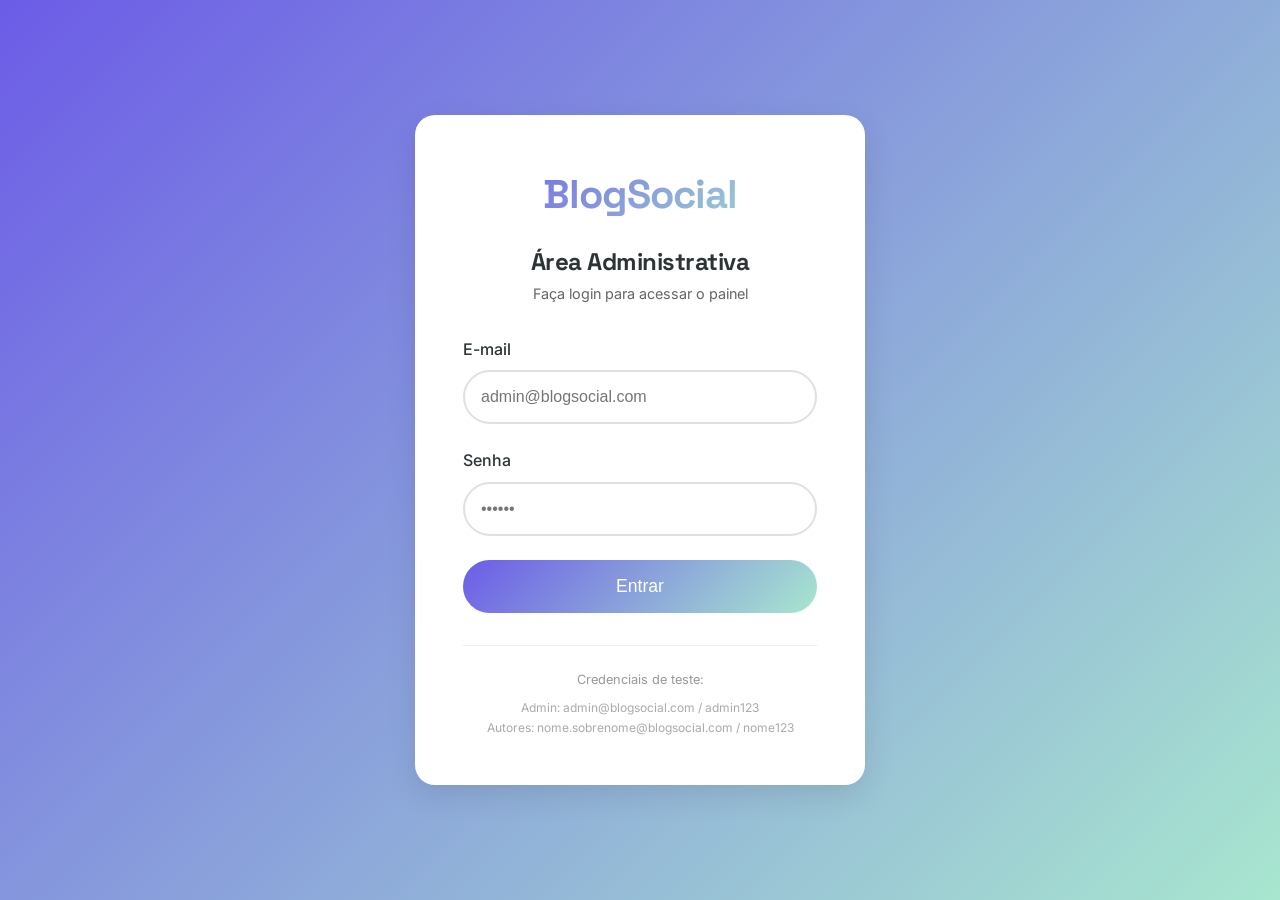
<file: admin.html>
<!DOCTYPE html>
<html lang="pt-BR">
<head>
    <meta charset="UTF-8">
    <meta name="viewport" content="width=device-width, initial-scale=1.0">
    <title>Painel Administrativo - BlogSocial</title>
    <link rel="stylesheet" href="css/style.css">
    <link rel="stylesheet" href="css/admin.css">
</head>
<body>
    <header>
        <nav>
            <a href="index.html" class="logo" style="text-decoration:none;">BlogSocial</a>
            
            <!-- Versão Desktop: aparece em telas maiores -->
            <div class="admin-header-right">
                <div id="usuarioInfo"></div>
                <button class="btn-logout" onclick="AuthManager.logout()">🚪 Sair</button>
            </div>
            
            <!-- Versão Mobile: menu suspenso (aparece em telas menores) -->
            <div class="admin-user-menu" id="adminUserMenu">
                <button class="admin-user-menu-btn" id="adminUserMenuBtn">
                    <img src="https://ui-avatars.com/api/?name=Admin&size=32&background=6C5CE7&color=fff" alt="User" id="adminUserMenuAvatar">
                    <span id="adminUserMenuName">Menu</span>
                    <span class="arrow" id="adminUserMenuArrow">▼</span>
                </button>
                <div class="admin-user-dropdown" id="adminUserDropdown">
                    <div class="dropdown-user-info">
                        <img src="https://ui-avatars.com/api/?name=Admin&size=50&background=6C5CE7&color=fff" alt="User" id="adminDropdownAvatar">
                        <strong id="adminDropdownName">Administrador</strong>
                        <span id="adminDropdownTag">Admin</span>
                    </div>
                    <button class="dropdown-item logout" onclick="AuthManager.logout()">🚪 Sair</button>
                </div>
            </div>
        </nav>
    </header>

    <main>
        <section class="admin-section">
            <div class="container">
                <div class="admin-abas">
                    <button class="admin-aba ativa" data-aba="publicar">📝 Publicar Artigo</button>
                    <button class="admin-aba" data-aba="autores" id="abaAutoresBtn">👥 Gerenciar Autores</button>
                </div>
                
                <div id="mensagemSucesso" class="mensagem-sucesso"></div>
                
                <!-- Aba Publicar -->
                <div class="admin-aba-conteudo" id="aba-publicar">
                    <h1>📝 Publicar Novo Artigo</h1>
                    
                    <form id="formArtigo" class="form-admin">
                        <div class="form-group">
                            <label for="titulo">📌 Título do Artigo *</label>
                            <input type="text" id="titulo" required placeholder="Digite o título">
                        </div>
                        
                        <div class="form-group">
                            <label for="autor">👤 Autor *</label>
                            <input type="text" id="autor" required readonly style="background:#f0f0ff;cursor:default;">
                            <small style="color:#666;">Autor identificado automaticamente pelo login</small>
                        </div>
                        
                        <div class="form-group">
                            <label for="tipoImagem">🖼️ Tipo de Imagem</label>
                            <select id="tipoImagem" onchange="toggleTipoImagem()">
                                <option value="url">🔗 URL da Imagem</option>
                                <option value="arquivo">📁 Upload de Arquivo</option>
                            </select>
                        </div>
                        
                        <div class="form-group" id="grupoImagemUrl">
                            <label for="imagemUrl">🔗 URL da Imagem</label>
                            <input type="url" id="imagemUrl" placeholder="https://exemplo.com/imagem.jpg">
                        </div>
                        
                        <div class="form-group" id="grupoImagemArquivo" style="display:none;">
                            <label for="imagemArquivo">📁 Selecionar Arquivo</label>
                            <input type="file" id="imagemArquivo" accept="image/*">
                        </div>
                        
                        <div id="previewImagem" class="imagem-preview"></div>
                        
                        <div class="form-group">
                            <label for="palavrasChave">🏷️ Palavras-chave *</label>
                            <input type="text" id="palavrasChave" required placeholder="tecnologia, sustentabilidade, inovação">
                        </div>
                        
                        <div class="form-group">
                            <label for="conteudo">📄 Conteúdo * (HTML)</label>
                            <textarea id="conteudo" rows="15" required placeholder="<h2>Título</h2><p>Conteúdo...</p>"></textarea>
                        </div>
                        
                        <button type="submit" class="btn-publicar">📤 Publicar Artigo</button>
                    </form>
                    
                    <div class="admin-lista">
                        <h2>📚 Artigos Publicados</h2>
                        <div id="artigosExistentes"></div>
                    </div>
                </div>
                
                <!-- Aba Gerenciar Autores (MASTER) -->
                <div class="admin-aba-conteudo" id="aba-autores-master" style="display:none;">
                    <h1>👥 Gerenciar Autores</h1>
                    <p style="color:#666;margin-bottom:1.5rem;">Cadastre novos autores e gerencie os existentes no sistema.</p>
                    
                    <form id="formAutor" class="form-admin">
                        <div class="form-group"><label for="autorNome">👤 Nome Completo *</label><input type="text" id="autorNome" required placeholder="Nome do autor"></div>
                        <div class="form-group"><label for="autorEmail">📧 E-mail *</label><input type="email" id="autorEmail" required placeholder="autor@blogsocial.com"></div>
                        <div class="form-group"><label for="autorSenha">🔒 Senha * (mín. 4 caracteres)</label><input type="password" id="autorSenha" required placeholder="Senha" minlength="4"></div>
                        <div class="form-group"><label for="autorEspecialidade">🎯 Especialidade</label><input type="text" id="autorEspecialidade" placeholder="Ex: Tecnologia e Inovação"></div>
                        <div class="form-group"><label for="autorBio">📝 Biografia</label><textarea id="autorBio" rows="4" placeholder="Breve biografia..."></textarea></div>
                        <div class="form-group"><label for="autorFoto">📷 Foto</label><input type="file" id="autorFoto" accept="image/*"></div>
                        <button type="submit" class="btn-publicar">✅ Cadastrar Autor</button>
                    </form>
                    
                    <div class="admin-lista">
                        <h2>👥 Autores Cadastrados</h2>
                        <div id="autoresExistentes"></div>
                    </div>
                </div>
                
                <!-- Aba Minha Conta (AUTOR COMUM) -->
                <div class="admin-aba-conteudo" id="aba-minha-conta" style="display:none;">
                    <h1>👤 Minha Conta</h1>
                    <p style="color:#666;margin-bottom:1.5rem;">Gerencie seus dados pessoais e credenciais de acesso.</p>
                    
                    <form id="formMinhaConta" class="form-admin">
                        <div class="form-group"><label for="minhaContaNome">👤 Nome Completo *</label><input type="text" id="minhaContaNome" required placeholder="Seu nome completo"></div>
                        <div class="form-group"><label for="minhaContaEmail">📧 E-mail *</label><input type="email" id="minhaContaEmail" required placeholder="seu@email.com"></div>
                        <div class="form-group"><label for="minhaContaSenha">🔒 Nova Senha</label><input type="password" id="minhaContaSenha" placeholder="Deixe em branco para manter a atual" minlength="4"><small>Preencha apenas se quiser alterar sua senha</small></div>
                        <div class="form-group"><label for="minhaContaEspecialidade">🎯 Especialidade</label><input type="text" id="minhaContaEspecialidade" placeholder="Sua especialidade"></div>
                        <div class="form-group"><label for="minhaContaBio">📝 Biografia</label><textarea id="minhaContaBio" rows="4" placeholder="Sua biografia..."></textarea></div>
                        <div class="form-group"><label for="minhaContaFoto">📷 Atualizar Foto</label><input type="file" id="minhaContaFoto" accept="image/*"><small>Deixe em branco para manter a foto atual</small></div>
                        <button type="submit" class="btn-publicar">💾 Salvar Alterações</button>
                    </form>
                </div>
            </div>
        </section>
    </main>

    <script src="js/database.js"></script>
    <script src="js/autores.js"></script>
    <script src="js/auth.js"></script>
    <script src="js/admin.js"></script>
</body>
</html>
</file>
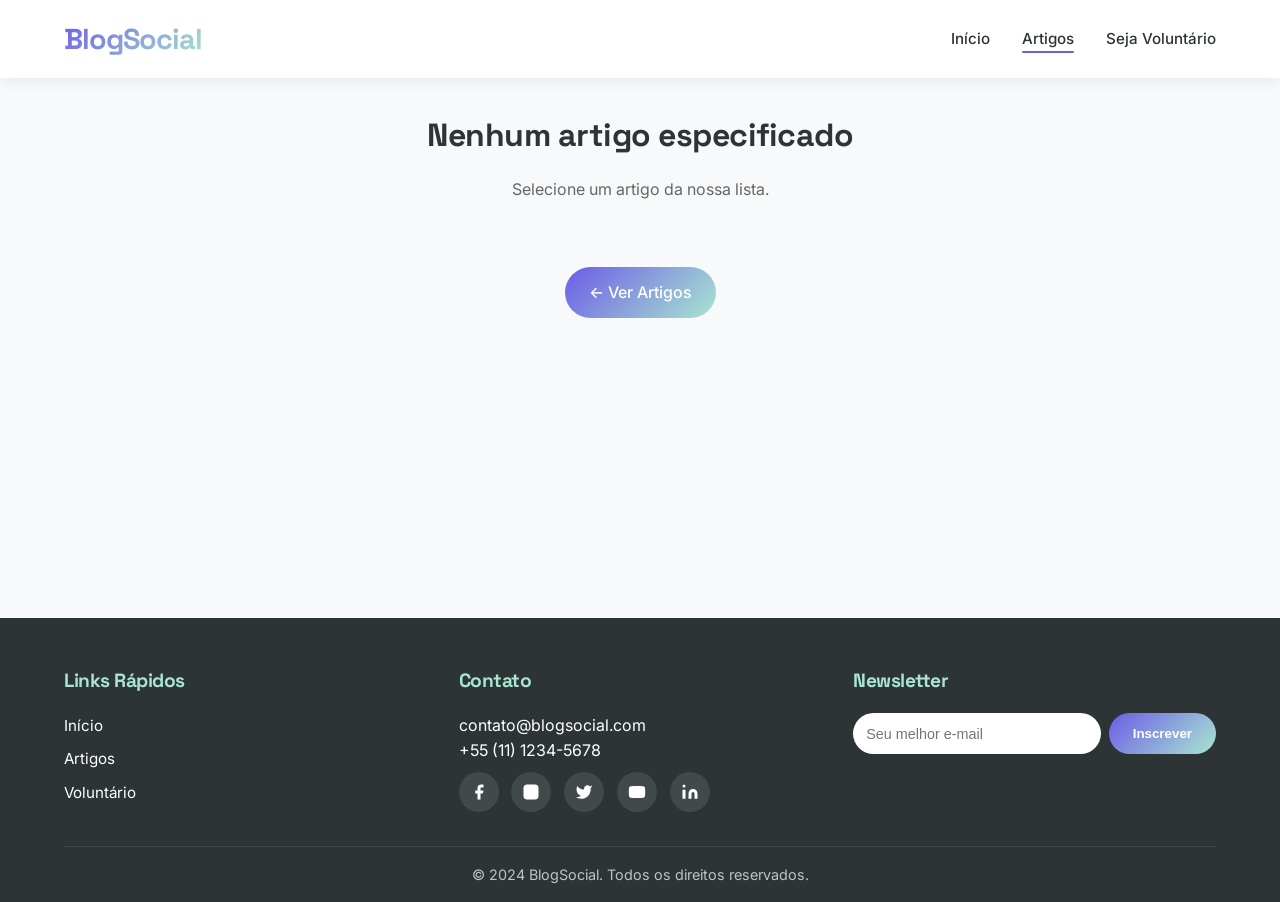
<file: artigo.html>
<!DOCTYPE html>
<html lang="pt-BR">
<head>
    <meta charset="UTF-8">
    <meta name="viewport" content="width=device-width, initial-scale=1.0">
    <title>Blog Social - Artigo</title>
    <link rel="stylesheet" href="css/style.css">
    <link rel="stylesheet" href="css/artigos.css">
</head>
<body>
    <!-- Navegação -->
    <header>
        <nav>
            <a href="index.html" class="logo" style="text-decoration:none;">BlogSocial</a>
            <button class="mobile-menu-btn">☰</button>
            <ul class="nav-links">
                <li><a href="index.html">Início</a></li>
                <li><a href="artigos.html" class="active">Artigos</a></li>
                <li><a href="voluntario.html">Seja Voluntário</a></li>
            </ul>
        </nav>
    </header>

    <main>
        <article class="artigo-individual" id="artigoContainer">
            <!-- Conteúdo carregado via JavaScript -->
        </article>
    </main>

    <!-- Rodapé -->
    <footer>
        <div class="footer-content">
            <div class="footer-section">
                <h3>Links Rápidos</h3>
                <ul class="footer-links">
                    <li><a href="index.html">Início</a></li>
                    <li><a href="artigos.html">Artigos</a></li>
                    <li><a href="voluntario.html">Voluntário</a></li>
                </ul>
            </div>
            <div class="footer-section">
                <h3>Contato</h3>
                <p>contato@blogsocial.com</p>
                <p>+55 (11) 1234-5678</p>
                <div class="footer-redes-sociais">
                    <a href="#" class="footer-rede-link" title="Facebook" aria-label="Facebook">
                        <svg viewBox="0 0 24 24"><path d="M18 2h-3a5 5 0 0 0-5 5v3H7v4h3v8h4v-8h3l1-4h-4V7a1 1 0 0 1 1-1h3z"/></svg>
                    </a>
                    <a href="#" class="footer-rede-link" title="Instagram" aria-label="Instagram">
                        <svg viewBox="0 0 24 24"><rect x="2" y="2" width="20" height="20" rx="5" ry="5"/><circle cx="12" cy="12" r="5"/><circle cx="17.5" cy="6.5" r="1.5"/></svg>
                    </a>
                    <a href="#" class="footer-rede-link" title="Twitter" aria-label="Twitter">
                        <svg viewBox="0 0 24 24"><path d="M23 3a10.9 10.9 0 0 1-3.14 1.53 4.48 4.48 0 0 0-7.86 3v1A10.66 10.66 0 0 1 3 4s-4 9 5 13a11.64 11.64 0 0 1-7 2c9 5 20 0 20-11.5a4.5 4.5 0 0 0-.08-.83A7.72 7.72 0 0 0 23 3z"/></svg>
                    </a>
                    <a href="#" class="footer-rede-link" title="YouTube" aria-label="YouTube">
                        <svg viewBox="0 0 24 24"><path d="M22.54 6.42a2.78 2.78 0 0 0-1.94-2C18.88 4 12 4 12 4s-6.88 0-8.6.46a2.78 2.78 0 0 0-1.94 2A29.94 29.94 0 0 0 1 12a29.94 29.94 0 0 0 .46 5.58 2.78 2.78 0 0 0 1.94 2C5.12 20 12 20 12 20s6.88 0 8.6-.46a2.78 2.78 0 0 0 1.94-2A29.94 29.94 0 0 0 23 12a29.94 29.94 0 0 0-.46-5.58z"/><polygon points="9.75 15.02 15.5 12 9.75 8.98 9.75 15.02"/></svg>
                    </a>
                    <a href="#" class="footer-rede-link" title="LinkedIn" aria-label="LinkedIn">
                        <svg viewBox="0 0 24 24"><path d="M16 8a6 6 0 0 1 6 6v7h-4v-7a2 2 0 0 0-2-2 2 2 0 0 0-2 2v7h-4v-7a6 6 0 0 1 6-6zM2 9h4v12H2zM4 6a2 2 0 1 0 0-4 2 2 0 0 0 0 4z"/></svg>
                    </a>
                </div>
            </div>
            <div class="footer-section">
                <h3>Newsletter</h3>
                <form class="newsletter-form">
                    <input type="email" placeholder="Seu melhor e-mail" required>
                    <button type="submit">Inscrever</button>
                </form>
            </div>
        </div>
        <div class="footer-bottom">
            <p>&copy; 2024 BlogSocial. Todos os direitos reservados.</p>
        </div>
    </footer>

    <!-- Scripts -->
    <script src="js/database.js"></script>
    <script src="js/autores.js"></script>
    <script src="js/main.js"></script>
    <script>
        /**
         * Obtém a biografia de um autor pelo nome
         * Busca primeiro no autoresDB, depois usa fallback
         */
        function getBiografiaAutor(nomeAutor) {
            if (typeof autoresDB !== 'undefined') {
                autoresDB.carregarDados();
                var autor = autoresDB.getAutorPorNome(nomeAutor);
                if (autor) {
                    return {
                        foto: autor.foto,
                        bio: autor.bio,
                        especialidade: autor.especialidade,
                        redes: autor.redes || { twitter: "#", linkedin: "#", site: "#" }
                    };
                }
            }

            return {
                foto: 'https://ui-avatars.com/api/?name=' + encodeURIComponent(nomeAutor) + '&size=150&background=6C5CE7&color=fff&bold=true',
                bio: nomeAutor + ' é colaborador(a) do BlogSocial.',
                especialidade: 'Colaborador BlogSocial',
                redes: { twitter: "#", linkedin: "#", site: "#" }
            };
        }

        // Carregar artigo ao iniciar a página
        document.addEventListener('DOMContentLoaded', function() {
            var urlParams = new URLSearchParams(window.location.search);
            var artigoId = urlParams.get('id');
            var container = document.getElementById('artigoContainer');

            // Validar se há ID na URL
            if (!artigoId) {
                container.innerHTML = '<div class="container artigo-nao-encontrado"><h2>Nenhum artigo especificado</h2><p>Selecione um artigo da nossa lista.</p><a href="artigos.html" class="btn-voltar">← Ver Artigos</a></div>';
                return;
            }

            // Validar se o banco de dados está disponível
            if (typeof artigosDB === 'undefined') {
                container.innerHTML = '<div class="container artigo-nao-encontrado"><h2>Erro ao carregar</h2><p>Banco de dados não encontrado.</p><a href="artigos.html" class="btn-voltar">← Voltar</a></div>';
                return;
            }

            // Buscar artigo
            var artigo = artigosDB.getArtigoPorId(artigoId);

            // Artigo não encontrado
            if (!artigo) {
                container.innerHTML = '<div class="container artigo-nao-encontrado"><h2>Artigo não encontrado</h2><p>O artigo que você procura não existe ou foi removido.</p><a href="artigos.html" class="btn-voltar">← Voltar</a></div>';
                return;
            }

            // Atualizar título da página
            document.title = artigo.titulo + ' - BlogSocial';

            // Formatar data
            var dataFormatada = new Date(artigo.dataPublicacao + 'T12:00:00').toLocaleDateString('pt-BR', {
                year: 'numeric', month: 'long', day: 'numeric'
            });

            // Obter biografia do autor
            var biografia = getBiografiaAutor(artigo.autor);

            // Calcular tempo estimado de leitura
            var textoPuro = artigo.conteudo.replace(/<[^>]*>/g, '');
            var totalPalavras = textoPuro.split(' ').filter(function(p) { return p.length > 1; }).length;
            var tempoLeitura = Math.max(1, Math.ceil(totalPalavras / 200));

            // Renderizar o artigo completo
            container.innerHTML = '<div class="container">' +

                // Cabeçalho do artigo
                '<header class="artigo-cabecalho">' +
                    '<h1>' + artigo.titulo + '</h1>' +
                    '<div class="artigo-detalhes">' +
                        '<span><span class="emoji">👤</span> Por <strong>' + artigo.autor + '</strong></span>' +
                        '<span><span class="emoji">📅</span> ' + dataFormatada + '</span>' +
                    '</div>' +
                    '<div class="palavras-chave">' +
                        artigo.palavrasChave.map(function(k) { return '<span class="keyword-tag">' + k + '</span>'; }).join('') +
                    '</div>' +
                '</header>' +

                // Imagem de destaque
                '<div class="artigo-imagem-destaque">' +
                    '<img src="' + artigo.imagem + '" alt="' + artigo.titulo + '" onerror="this.src=\'https://via.placeholder.com/800x400?text=Imagem+não+disponível\'">' +
                '</div>' +

                // Corpo do artigo
                '<div class="artigo-texto">' +
                    artigo.conteudo +

                    // Seção do autor
                    '<div class="artigo-autor-secao">' +
                        '<div class="autor-card">' +
                            '<div class="autor-foto-wrapper">' +
                                '<img src="' + biografia.foto + '" alt="' + artigo.autor + '" class="autor-foto" onerror="this.src=\'https://ui-avatars.com/api/?name=' + encodeURIComponent(artigo.autor) + '&size=150&background=6C5CE7&color=fff&bold=true\'">' +
                                '<div class="autor-status"></div>' +
                            '</div>' +
                            '<div class="autor-info">' +
                                '<h3 class="autor-nome">' + artigo.autor + '</h3>' +
                                '<span class="autor-especialidade">' + biografia.especialidade + '</span>' +
                                '<p class="autor-bio">' + biografia.bio + '</p>' +
                                '<div class="autor-redes">' +
                                    '<a href="' + biografia.redes.twitter + '" class="autor-rede-link" title="Twitter">𝕏</a>' +
                                    '<a href="' + biografia.redes.linkedin + '" class="autor-rede-link" title="LinkedIn">in</a>' +
                                    '<a href="' + biografia.redes.site + '" class="autor-rede-link" title="Website">🌐</a>' +
                                '</div>' +
                            '</div>' +
                        '</div>' +
                    '</div>' +

                    // Metadados complementares
                    '<div class="artigo-metadados-secundarios">' +
                        '<div class="metadados-linha">' +
                            '<div class="metadado-secundario">' +
                                '<span class="metadado-secundario-icone">📅</span>' +
                                '<div>' +
                                    '<span class="metadado-secundario-label">Publicado em</span>' +
                                    '<span class="metadado-secundario-valor">' + dataFormatada + '</span>' +
                                '</div>' +
                            '</div>' +
                            '<div class="metadado-secundario">' +
                                '<span class="metadado-secundario-icone">🕐</span>' +
                                '<div>' +
                                    '<span class="metadado-secundario-label">Tempo de leitura</span>' +
                                    '<span class="metadado-secundario-valor">' + tempoLeitura + ' min (' + totalPalavras + ' palavras)</span>' +
                                '</div>' +
                            '</div>' +
                        '</div>' +
                        '<div class="palavras-chave metadados-chave">' +
                            '<span class="metadado-secundario-icone">🏷️</span>' +
                            artigo.palavrasChave.map(function(k) { return '<span class="keyword-tag">' + k + '</span>'; }).join('') +
                        '</div>' +
                    '</div>' +
                '</div>' +

                // Botão voltar
                '<a href="artigos.html" class="btn-voltar">← Voltar para Artigos</a>' +
            '</div>';
        });
    </script>
</body>
</html>
</file>
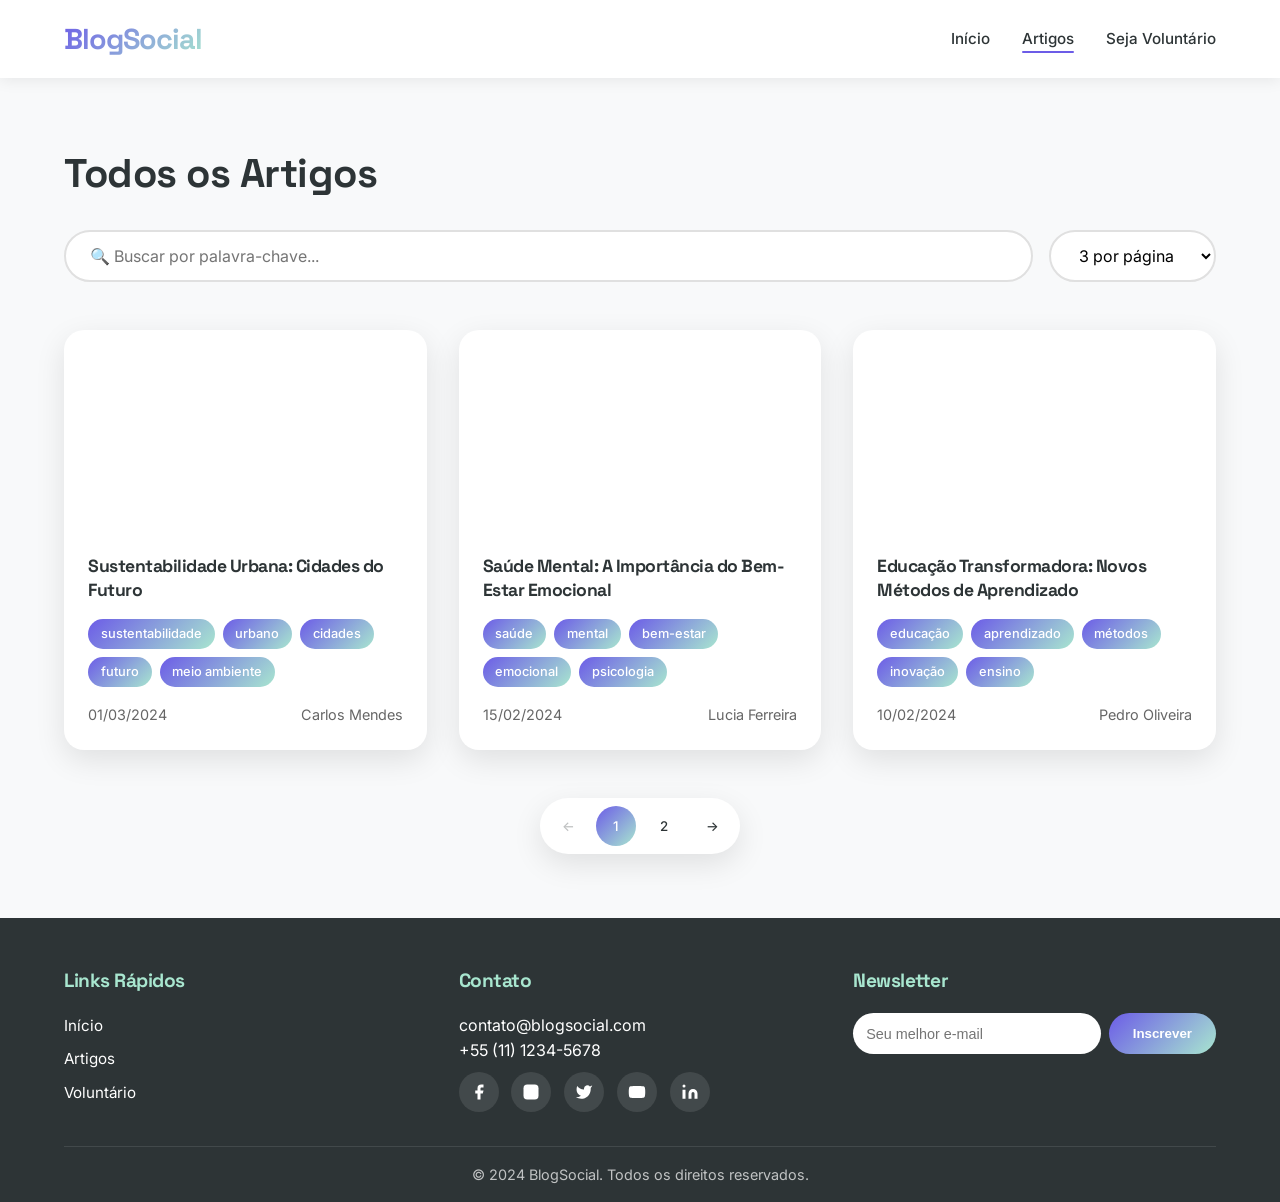
<file: artigos.html>
<!DOCTYPE html>
<html lang="pt-BR">
<head>
    <meta charset="UTF-8">
    <meta name="viewport" content="width=device-width, initial-scale=1.0">
    <title>Blog Social - Artigos</title>
    <link rel="stylesheet" href="css/style.css">
    <link rel="stylesheet" href="css/artigos.css">
</head>
<body>
    <!-- Navegação -->
    <header>
        <nav>
            <a href="index.html" class="logo" style="text-decoration:none;">BlogSocial</a>
            <button class="mobile-menu-btn">☰</button>
            <ul class="nav-links">
                <li><a href="index.html">Início</a></li>
                <li><a href="artigos.html" class="active">Artigos</a></li>
                <li><a href="voluntario.html">Seja Voluntário</a></li>
            </ul>
        </nav>
    </header>

    <main>
        <section class="artigos-page">
            <div class="container">
                <!-- Cabeçalho com busca e filtros -->
                <div class="artigos-header">
                    <h1>Todos os Artigos</h1>
                    <div class="filtros">
                        <input type="text" id="buscaArtigos" placeholder="🔍 Buscar por palavra-chave...">
                        <select id="artigosPorPagina">
                            <option value="3">3 por página</option>
                            <option value="6">6 por página</option>
                            <option value="9">9 por página</option>
                        </select>
                    </div>
                </div>

                <!-- Grid de artigos -->
                <div class="artigos-grid" id="todosArtigos"></div>

                <!-- Paginação -->
                <div class="paginacao" id="paginacao"></div>
            </div>
        </section>
    </main>

    <!-- Rodapé -->
    <footer>
        <div class="footer-content">
            <div class="footer-section">
                <h3>Links Rápidos</h3>
                <ul class="footer-links">
                    <li><a href="index.html">Início</a></li>
                    <li><a href="artigos.html">Artigos</a></li>
                    <li><a href="voluntario.html">Voluntário</a></li>
                </ul>
            </div>
            <div class="footer-section">
                <h3>Contato</h3>
                <p>contato@blogsocial.com</p>
                <p>+55 (11) 1234-5678</p>
                <div class="footer-redes-sociais">
                    <a href="#" class="footer-rede-link" title="Facebook" aria-label="Facebook">
                        <svg viewBox="0 0 24 24"><path d="M18 2h-3a5 5 0 0 0-5 5v3H7v4h3v8h4v-8h3l1-4h-4V7a1 1 0 0 1 1-1h3z"/></svg>
                    </a>
                    <a href="#" class="footer-rede-link" title="Instagram" aria-label="Instagram">
                        <svg viewBox="0 0 24 24"><rect x="2" y="2" width="20" height="20" rx="5" ry="5"/><circle cx="12" cy="12" r="5"/><circle cx="17.5" cy="6.5" r="1.5"/></svg>
                    </a>
                    <a href="#" class="footer-rede-link" title="Twitter" aria-label="Twitter">
                        <svg viewBox="0 0 24 24"><path d="M23 3a10.9 10.9 0 0 1-3.14 1.53 4.48 4.48 0 0 0-7.86 3v1A10.66 10.66 0 0 1 3 4s-4 9 5 13a11.64 11.64 0 0 1-7 2c9 5 20 0 20-11.5a4.5 4.5 0 0 0-.08-.83A7.72 7.72 0 0 0 23 3z"/></svg>
                    </a>
                    <a href="#" class="footer-rede-link" title="YouTube" aria-label="YouTube">
                        <svg viewBox="0 0 24 24"><path d="M22.54 6.42a2.78 2.78 0 0 0-1.94-2C18.88 4 12 4 12 4s-6.88 0-8.6.46a2.78 2.78 0 0 0-1.94 2A29.94 29.94 0 0 0 1 12a29.94 29.94 0 0 0 .46 5.58 2.78 2.78 0 0 0 1.94 2C5.12 20 12 20 12 20s6.88 0 8.6-.46a2.78 2.78 0 0 0 1.94-2A29.94 29.94 0 0 0 23 12a29.94 29.94 0 0 0-.46-5.58z"/><polygon points="9.75 15.02 15.5 12 9.75 8.98 9.75 15.02"/></svg>
                    </a>
                    <a href="#" class="footer-rede-link" title="LinkedIn" aria-label="LinkedIn">
                        <svg viewBox="0 0 24 24"><path d="M16 8a6 6 0 0 1 6 6v7h-4v-7a2 2 0 0 0-2-2 2 2 0 0 0-2 2v7h-4v-7a6 6 0 0 1 6-6zM2 9h4v12H2zM4 6a2 2 0 1 0 0-4 2 2 0 0 0 0 4z"/></svg>
                    </a>
                </div>
            </div>
            <div class="footer-section">
                <h3>Newsletter</h3>
                <form class="newsletter-form">
                    <input type="email" placeholder="Seu melhor e-mail" required>
                    <button type="submit">Inscrever</button>
                </form>
            </div>
        </div>
        <div class="footer-bottom">
            <p>&copy; 2024 BlogSocial. Todos os direitos reservados.</p>
        </div>
    </footer>

    <!-- Scripts -->
    <script src="js/database.js"></script>
    <script src="js/main.js"></script>
    <script>
        /**
         * Gerenciador da listagem de artigos com filtros e paginação
         */
        var ArtigosManager = function() {
            this.artigosPorPagina = 3;
            this.paginaAtual = 1;
            this.artigosFiltrados = [];
            this.init();
        };

        ArtigosManager.prototype.init = function() {
            this.carregarArtigos();
            this.configurarFiltros();
            this.renderizarArtigos();
            console.log('📰 ArtigosManager inicializado');
            artigosDB.mostrarEstado();
        };

        // Carrega os artigos do banco de dados
        ArtigosManager.prototype.carregarArtigos = function() {
            artigosDB.carregarDados();
            this.artigosFiltrados = [].concat(artigosDB.getTodosArtigos());
            console.log('📚 Artigos carregados:', this.artigosFiltrados.length);
        };

        // Configura os filtros de busca e quantidade por página
        ArtigosManager.prototype.configurarFiltros = function() {
            var self = this;
            var buscaInput = document.getElementById('buscaArtigos');
            var selectPagina = document.getElementById('artigosPorPagina');

            if (buscaInput) {
                buscaInput.addEventListener('input', function() {
                    var termo = this.value.toLowerCase();
                    self.carregarArtigos();

                    if (termo) {
                        self.artigosFiltrados = self.artigosFiltrados.filter(function(artigo) {
                            return artigo.titulo.toLowerCase().indexOf(termo) !== -1 ||
                                artigo.palavrasChave.some(function(keyword) {
                                    return keyword.toLowerCase().indexOf(termo) !== -1;
                                });
                        });
                    }

                    self.paginaAtual = 1;
                    self.renderizarArtigos();
                });
            }

            if (selectPagina) {
                selectPagina.addEventListener('change', function() {
                    self.artigosPorPagina = parseInt(this.value);
                    self.paginaAtual = 1;
                    self.renderizarArtigos();
                });
            }
        };

        // Renderiza os cards de artigo na página atual
        ArtigosManager.prototype.renderizarArtigos = function() {
            var container = document.getElementById('todosArtigos');
            if (!container) return;

            var inicio = (this.paginaAtual - 1) * this.artigosPorPagina;
            var fim = inicio + this.artigosPorPagina;
            var artigosPagina = this.artigosFiltrados.slice(inicio, fim);

            if (artigosPagina.length === 0) {
                container.innerHTML = '<p style="text-align:center;padding:2rem;">Nenhum artigo encontrado.</p>';
                document.getElementById('paginacao').innerHTML = '';
                return;
            }

            container.innerHTML = artigosPagina.map(function(artigo) {
                return '<article class="artigo-card" onclick="window.location.href=\'artigo.html?id=' + artigo.id + '\'">' +
                    '<div class="artigo-imagem">' +
                        '<img src="' + artigo.imagem + '" alt="' + artigo.titulo + '" loading="lazy" onerror="this.src=\'https://via.placeholder.com/400x200?text=Sem+imagem\'">' +
                    '</div>' +
                    '<div class="artigo-info">' +
                        '<h3>' + artigo.titulo + '</h3>' +
                        '<div class="palavras-chave">' +
                            artigo.palavrasChave.map(function(k) { return '<span class="keyword-tag">' + k + '</span>'; }).join('') +
                        '</div>' +
                        '<div class="artigo-meta">' +
                            '<span>' + new Date(artigo.dataPublicacao + 'T12:00:00').toLocaleDateString('pt-BR') + '</span>' +
                            '<span>' + artigo.autor + '</span>' +
                        '</div>' +
                    '</div>' +
                '</article>';
            }).join('');

            this.renderizarPaginacao();
        };

        // Renderiza os botões de paginação
        ArtigosManager.prototype.renderizarPaginacao = function() {
            var container = document.getElementById('paginacao');
            var totalPaginas = Math.ceil(this.artigosFiltrados.length / this.artigosPorPagina);

            if (totalPaginas <= 1) {
                container.innerHTML = '';
                return;
            }

            var html = '<div class="paginacao-botoes">';

            // Botão anterior
            html += '<button class="pagina-btn" onclick="artigosManager.irParaPagina(' + (this.paginaAtual - 1) + ')" ' +
                (this.paginaAtual === 1 ? 'disabled' : '') + '>←</button>';

            // Números das páginas
            for (var i = 1; i <= totalPaginas; i++) {
                html += '<button class="pagina-btn ' + (i === this.paginaAtual ? 'active' : '') + '" ' +
                    'onclick="artigosManager.irParaPagina(' + i + ')">' + i + '</button>';
            }

            // Botão próximo
            html += '<button class="pagina-btn" onclick="artigosManager.irParaPagina(' + (this.paginaAtual + 1) + ')" ' +
                (this.paginaAtual === totalPaginas ? 'disabled' : '') + '>→</button>';

            html += '</div>';
            container.innerHTML = html;
        };

        // Navega para uma página específica
        ArtigosManager.prototype.irParaPagina = function(pagina) {
            var totalPaginas = Math.ceil(this.artigosFiltrados.length / this.artigosPorPagina);
            if (pagina < 1 || pagina > totalPaginas) return;

            this.paginaAtual = pagina;
            this.renderizarArtigos();
            window.scrollTo({ top: 0, behavior: 'smooth' });
        };

        // Inicialização
        var artigosManager;
        document.addEventListener('DOMContentLoaded', function() {
            console.log('🔄 Inicializando página de artigos...');
            artigosManager = new ArtigosManager();
        });
    </script>
</body>
</html>
</file>
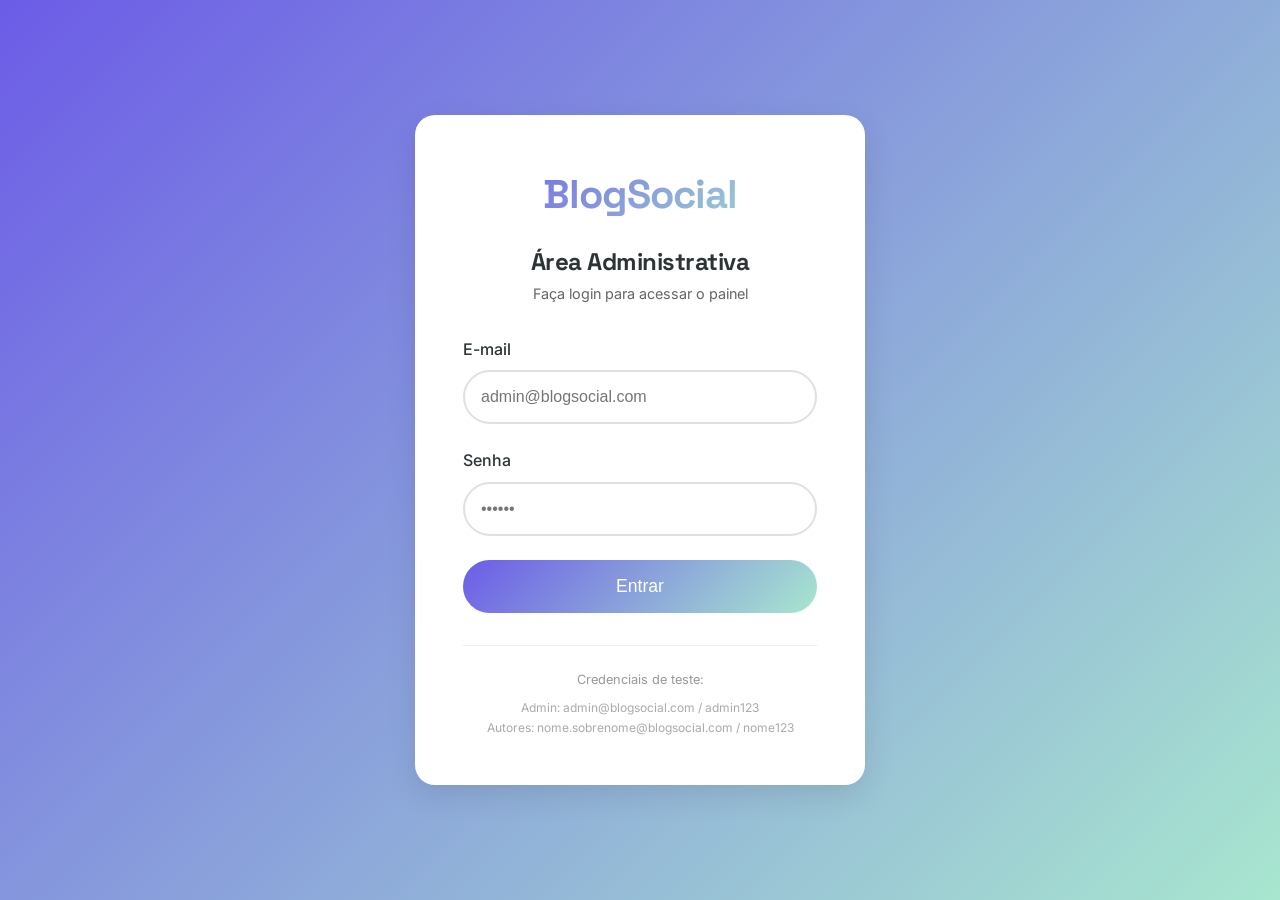
<file: login.html>
<!DOCTYPE html>
<html lang="pt-BR">
<head>
    <meta charset="UTF-8">
    <meta name="viewport" content="width=device-width, initial-scale=1.0">
    <title>Login Administrativo - BlogSocial</title>
    <link rel="stylesheet" href="css/style.css">
    <link rel="stylesheet" href="css/admin.css">
</head>
<body>
    <!-- Container centralizado da tela de login -->
    <div class="login-container">
        <div class="login-card">
            <!-- Cabeçalho com logo -->
            <div class="login-header">
                <div class="logo">BlogSocial</div>
                <h2>Área Administrativa</h2>
                <p style="color:#666;font-size:0.9rem;">Faça login para acessar o painel</p>
            </div>

            <!-- Formulário de login -->
            <form id="loginForm" class="login-form">
                <div class="form-group">
                    <label for="email">E-mail</label>
                    <input type="email" id="email" required placeholder="admin@blogsocial.com" autocomplete="email">
                </div>

                <div class="form-group">
                    <label for="senha">Senha</label>
                    <input type="password" id="senha" required placeholder="••••••" autocomplete="current-password">
                </div>

                <button type="submit" class="btn-login">Entrar</button>

                <!-- Mensagem de erro (oculta por padrão) -->
                <div id="mensagemErro" class="mensagem-erro" style="display:none;"></div>
            </form>

            <!-- Credenciais de teste -->
            <div style="margin-top:2rem;padding-top:1.5rem;border-top:1px solid #eee;text-align:center;">
                <p style="font-size:0.8rem;color:#999;margin-bottom:0.5rem;">Credenciais de teste:</p>
                <p style="font-size:0.75rem;color:#aaa;">Admin: admin@blogsocial.com / admin123</p>
                <p style="font-size:0.75rem;color:#aaa;">Autores: nome.sobrenome@blogsocial.com / nome123</p>
            </div>
        </div>
    </div>

    <!-- Scripts -->
    <script src="js/autores.js"></script>
    <script src="js/auth.js"></script>
</body>
</html>
</file>
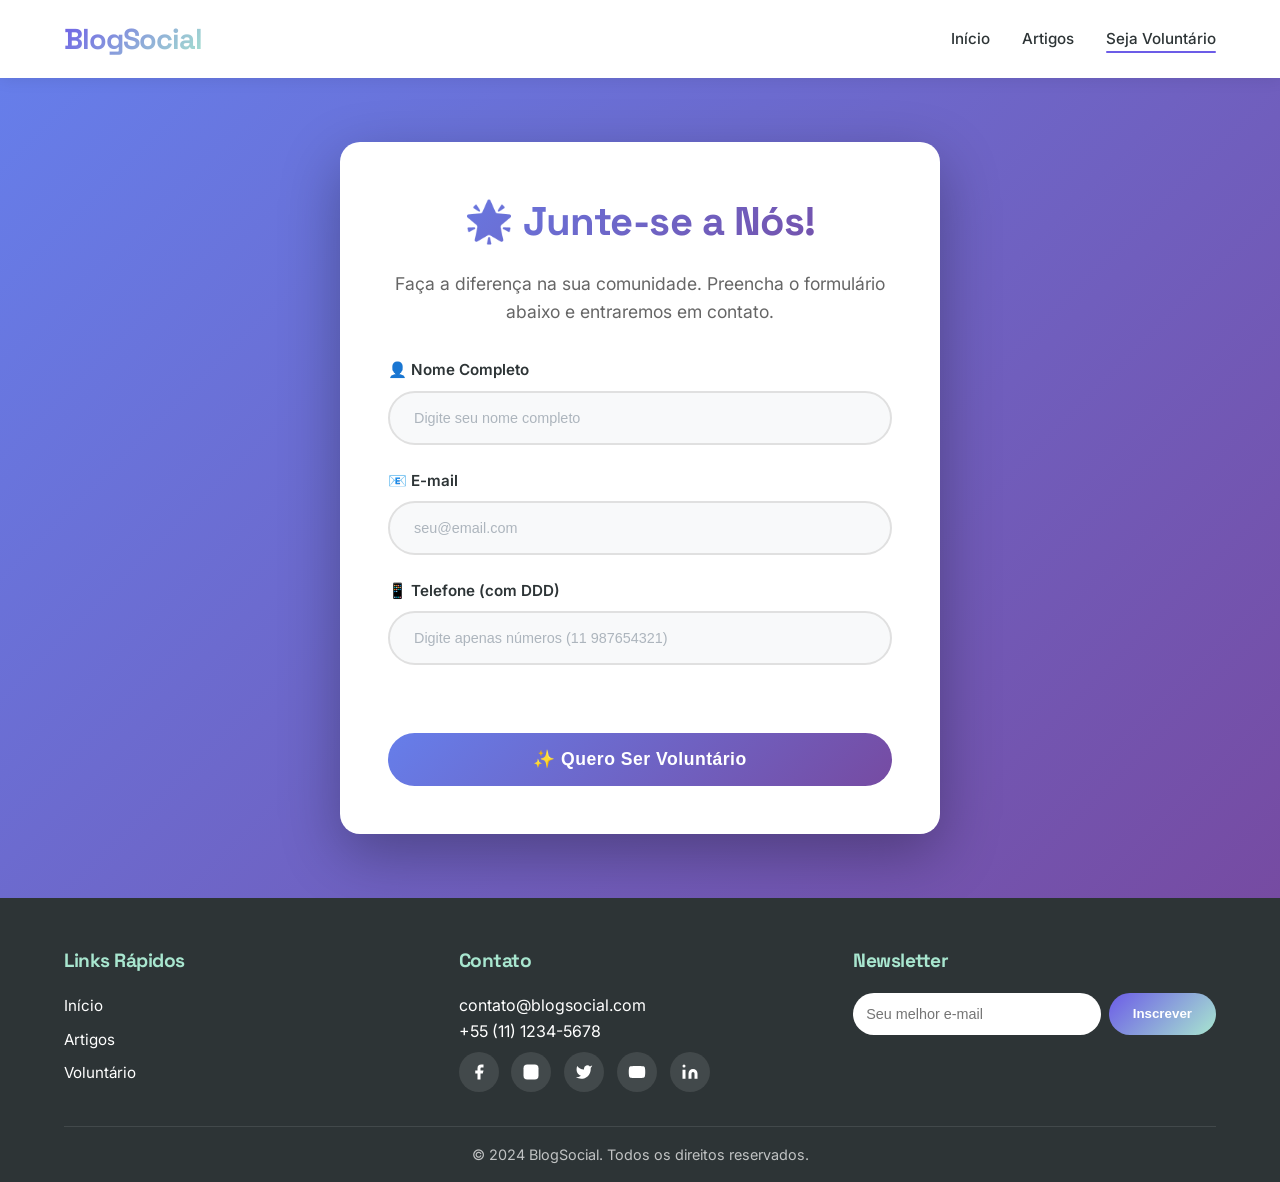
<file: voluntario.html>
<!DOCTYPE html>
<html lang="pt-BR">
<head>
    <meta charset="UTF-8">
    <meta name="viewport" content="width=device-width, initial-scale=1.0">
    <title>Blog Social - Seja Voluntário</title>
    <link rel="stylesheet" href="css/style.css">
    <link rel="stylesheet" href="css/landing.css">
    <link rel="stylesheet" href="css/voluntario.css">
</head>
<body>
    <!-- Navegação -->
    <header>
        <nav>
            <a href="index.html" class="logo" style="text-decoration:none;">BlogSocial</a>
            <button class="mobile-menu-btn">☰</button>
            <ul class="nav-links">
                <li><a href="index.html">Início</a></li>
                <li><a href="artigos.html">Artigos</a></li>
                <li><a href="voluntario.html" class="active">Seja Voluntário</a></li>
            </ul>
        </nav>
    </header>

    <main>
        <!-- Seção do formulário de voluntariado -->
        <section class="voluntario-section">
            <div class="container">
                <div class="voluntario-card">
                    <h1>🌟 Junte-se a Nós!</h1>
                    <p>Faça a diferença na sua comunidade. Preencha o formulário abaixo e entraremos em contato.</p>

                    <form id="formVoluntario" class="form-voluntario" novalidate>
                        <!-- Campo: Nome -->
                        <div class="form-group">
                            <label for="nome">👤 Nome Completo</label>
                            <input type="text" id="nome" name="nome" required
                                   placeholder="Digite seu nome completo"
                                   autocomplete="name" minlength="3">
                        </div>

                        <!-- Campo: E-mail -->
                        <div class="form-group">
                            <label for="email">📧 E-mail</label>
                            <input type="email" id="email" name="email" required
                                   placeholder="seu@email.com"
                                   autocomplete="email">
                        </div>

                        <!-- Campo: Telefone com validação brasileira -->
                        <div class="form-group">
                            <label for="telefone">📱 Telefone (com DDD)</label>
                            <input type="tel" id="telefone" name="telefone" required
                                   placeholder="Digite apenas números (11 987654321)"
                                   autocomplete="tel" inputmode="numeric" maxlength="15">
                            <div class="feedback-telefone" id="feedbackTelefone"></div>
                        </div>

                        <!-- Botão de envio -->
                        <button type="submit" class="btn-voluntario" id="btnSubmit">
                            ✨ Quero Ser Voluntário
                        </button>
                    </form>
                </div>
            </div>
        </section>
    </main>

    <!-- Rodapé -->
    <footer>
        <div class="footer-content">
            <div class="footer-section">
                <h3>Links Rápidos</h3>
                <ul class="footer-links">
                    <li><a href="index.html">Início</a></li>
                    <li><a href="artigos.html">Artigos</a></li>
                    <li><a href="voluntario.html">Voluntário</a></li>
                </ul>
            </div>
            <div class="footer-section">
                <h3>Contato</h3>
                <p>contato@blogsocial.com</p>
                <p>+55 (11) 1234-5678</p>
                <div class="footer-redes-sociais">
                    <a href="#" class="footer-rede-link" title="Facebook" aria-label="Facebook">
                        <svg viewBox="0 0 24 24"><path d="M18 2h-3a5 5 0 0 0-5 5v3H7v4h3v8h4v-8h3l1-4h-4V7a1 1 0 0 1 1-1h3z"/></svg>
                    </a>
                    <a href="#" class="footer-rede-link" title="Instagram" aria-label="Instagram">
                        <svg viewBox="0 0 24 24"><rect x="2" y="2" width="20" height="20" rx="5" ry="5"/><circle cx="12" cy="12" r="5"/><circle cx="17.5" cy="6.5" r="1.5"/></svg>
                    </a>
                    <a href="#" class="footer-rede-link" title="Twitter" aria-label="Twitter">
                        <svg viewBox="0 0 24 24"><path d="M23 3a10.9 10.9 0 0 1-3.14 1.53 4.48 4.48 0 0 0-7.86 3v1A10.66 10.66 0 0 1 3 4s-4 9 5 13a11.64 11.64 0 0 1-7 2c9 5 20 0 20-11.5a4.5 4.5 0 0 0-.08-.83A7.72 7.72 0 0 0 23 3z"/></svg>
                    </a>
                    <a href="#" class="footer-rede-link" title="YouTube" aria-label="YouTube">
                        <svg viewBox="0 0 24 24"><path d="M22.54 6.42a2.78 2.78 0 0 0-1.94-2C18.88 4 12 4 12 4s-6.88 0-8.6.46a2.78 2.78 0 0 0-1.94 2A29.94 29.94 0 0 0 1 12a29.94 29.94 0 0 0 .46 5.58 2.78 2.78 0 0 0 1.94 2C5.12 20 12 20 12 20s6.88 0 8.6-.46a2.78 2.78 0 0 0 1.94-2A29.94 29.94 0 0 0 23 12a29.94 29.94 0 0 0-.46-5.58z"/><polygon points="9.75 15.02 15.5 12 9.75 8.98 9.75 15.02"/></svg>
                    </a>
                    <a href="#" class="footer-rede-link" title="LinkedIn" aria-label="LinkedIn">
                        <svg viewBox="0 0 24 24"><path d="M16 8a6 6 0 0 1 6 6v7h-4v-7a2 2 0 0 0-2-2 2 2 0 0 0-2 2v7h-4v-7a6 6 0 0 1 6-6zM2 9h4v12H2zM4 6a2 2 0 1 0 0-4 2 2 0 0 0 0 4z"/></svg>
                    </a>
                </div>
            </div>
            <div class="footer-section">
                <h3>Newsletter</h3>
                <form class="newsletter-form">
                    <input type="email" placeholder="Seu melhor e-mail" required>
                    <button type="submit">Inscrever</button>
                </form>
            </div>
        </div>
        <div class="footer-bottom">
            <p>&copy; 2024 BlogSocial. Todos os direitos reservados.</p>
        </div>
    </footer>

    <!-- Scripts -->
    <script src="js/database.js"></script>
    <script src="js/main.js"></script>
    <script src="js/voluntario.js"></script>
</body>
</html>
</file>
<file: css/style.css>
/* ==========================================
   ESTILOS GLOBAIS - BlogSocial
   ========================================== */

/* Fontes modernas */
@import url('https://fonts.googleapis.com/css2?family=Inter:wght@300;400;500;600;700;800;900&family=Space+Grotesk:wght@400;500;600;700&display=swap');

/* Variáveis do sistema */
:root {
    --primary-color: #6C5CE7;
    --secondary-color: #A8E6CF;
    --accent-color: #FF6B6B;
    --dark-color: #2D3436;
    --light-color: #F8F9FA;
    --gradient-1: linear-gradient(135deg, #6C5CE7 0%, #A8E6CF 100%);
    --gradient-2: linear-gradient(135deg, #FF6B6B 0%, #FFE66D 100%);
    --shadow: 0 10px 30px rgba(0, 0, 0, 0.1);
    --border-radius: 20px;
    --spacing: 5%;
    --max-width: 1400px;
    --font-primary: 'Inter', -apple-system, BlinkMacSystemFont, 'Segoe UI', sans-serif;
    --font-heading: 'Space Grotesk', 'Inter', -apple-system, BlinkMacSystemFont, sans-serif;
}

/* Reset básico */
* {
    margin: 0;
    padding: 0;
    box-sizing: border-box;
}

body {
    font-family: var(--font-primary);
    line-height: 1.6;
    color: var(--dark-color);
    background-color: var(--light-color);
    overflow-x: hidden;
    -webkit-font-smoothing: antialiased;
    -moz-osx-font-smoothing: grayscale;
}

/* Tipografia para títulos */
h1, h2, h3, h4, h5, h6 {
    font-family: var(--font-heading);
    font-weight: 700;
    letter-spacing: -0.5px;
}

/* ==========================================
   HEADER E NAVEGAÇÃO
   ========================================== */

header {
    position: sticky;
    top: 0;
    z-index: 1000;
    background: white;
    box-shadow: 0 2px 15px rgba(0, 0, 0, 0.08);
}

nav {
    display: flex;
    justify-content: space-between;
    align-items: center;
    padding: 1rem var(--spacing);
    max-width: var(--max-width);
    margin: 0 auto;
}

.logo {
    font-size: 1.8rem;
    font-weight: 800;
    font-family: var(--font-heading);
    background: var(--gradient-1);
    -webkit-background-clip: text;
    -webkit-text-fill-color: transparent;
    background-clip: text;
    letter-spacing: -1px;
    cursor: pointer;
    text-decoration: none;
    transition: opacity 0.3s;
}

.logo:hover {
    opacity: 0.8;
}

.nav-links {
    display: flex;
    list-style: none;
    gap: 2rem;
}

.nav-links a {
    text-decoration: none;
    color: var(--dark-color);
    font-weight: 500;
    font-family: var(--font-primary);
    transition: color 0.3s;
    position: relative;
    font-size: 0.95rem;
}

/* Sublinhado animado nos links */
.nav-links a::after {
    content: '';
    position: absolute;
    bottom: -5px;
    left: 0;
    width: 0;
    height: 2px;
    background: var(--primary-color);
    transition: width 0.3s;
    border-radius: 2px;
}

.nav-links a:hover::after,
.nav-links a.active::after {
    width: 100%;
}

/* Container padrão */
.container {
    max-width: var(--max-width);
    margin: 0 auto;
    padding: 0 var(--spacing);
}

section {
    padding: 4rem 0;
}

/* ==========================================
   FOOTER
   ========================================== */

footer {
    background: var(--dark-color);
    color: white;
    padding: 3rem var(--spacing) 1rem;
}

.footer-content {
    display: grid;
    grid-template-columns: repeat(auto-fit, minmax(250px, 1fr));
    gap: 2rem;
    max-width: var(--max-width);
    margin: 0 auto;
}

.footer-section h3 {
    margin-bottom: 1rem;
    color: var(--secondary-color);
    font-family: var(--font-heading);
    font-size: 1.2rem;
}

.footer-links {
    list-style: none;
}

.footer-links li {
    margin-bottom: 0.5rem;
}

.footer-links a {
    color: white;
    text-decoration: none;
    transition: color 0.3s;
    font-size: 0.95rem;
}

.footer-links a:hover {
    color: var(--secondary-color);
}

/* Ícones de redes sociais no footer */
.footer-redes-sociais {
    display: flex;
    gap: 0.8rem;
    margin-top: 0.5rem;
}

.footer-rede-link {
    display: flex;
    align-items: center;
    justify-content: center;
    width: 40px;
    height: 40px;
    border-radius: 50%;
    background: rgba(255, 255, 255, 0.1);
    color: white;
    text-decoration: none;
    transition: all 0.3s ease;
}

.footer-rede-link:hover {
    background: var(--gradient-1);
    transform: translateY(-3px);
    box-shadow: 0 5px 15px rgba(108, 92, 231, 0.4);
}

.footer-rede-link svg {
    width: 18px;
    height: 18px;
    fill: currentColor;
}

/* Formulário de newsletter */
.newsletter-form {
    display: flex;
    gap: 0.5rem;
}

.newsletter-form input {
    flex: 1;
    padding: 0.8rem;
    border: none;
    border-radius: 25px;
    font-size: 0.9rem;
}

.newsletter-form button {
    background: var(--gradient-1);
    border: none;
    padding: 0.8rem 1.5rem;
    border-radius: 25px;
    color: white;
    cursor: pointer;
    transition: transform 0.3s;
    font-weight: 600;
}

.newsletter-form button:hover {
    transform: scale(1.05);
}

.footer-bottom {
    text-align: center;
    margin-top: 2rem;
    padding-top: 1rem;
    border-top: 1px solid rgba(255, 255, 255, 0.1);
    max-width: var(--max-width);
    margin-left: auto;
    margin-right: auto;
    font-size: 0.9rem;
    color: rgba(255, 255, 255, 0.7);
}

/* ==========================================
   MENU MOBILE (TELA CHEIA)
   ========================================== */

.mobile-menu-btn {
    display: none;
    font-size: 1.5rem;
    cursor: pointer;
    background: none;
    border: none;
    color: var(--dark-color);
    position: relative;
    z-index: 10001;
}

@media (max-width: 768px) {
    :root {
        --spacing: 1rem;
    }

    .mobile-menu-btn {
        display: block;
    }

    /* Menu cobre a tela inteira quando aberto */
    .nav-links {
        display: none;
        position: fixed;
        top: 0;
        left: 0;
        width: 100%;
        height: 100vh;
        background: white;
        flex-direction: column;
        padding: 80px 2rem 2rem;
        z-index: 10000;
        gap: 0.5rem;
        overflow-y: auto;
    }

    .nav-links.active {
        display: flex;
    }

    .nav-links li {
        width: 100%;
    }

    .nav-links a {
        display: block;
        font-size: 1.2rem;
        padding: 0.8rem 0;
        border-bottom: 1px solid #f0f0f0;
        width: 100%;
        color: var(--dark-color);
    }

    .nav-links a::after {
        display: none;
    }

    .nav-links a:hover,
    .nav-links a.active {
        color: var(--primary-color);
    }

    .newsletter-form {
        flex-direction: column;
    }

    .footer-redes-sociais {
        justify-content: center;
    }
}
</file>
<file: css/admin.css>
/* ==========================================
   PÁGINA DE LOGIN
   ========================================== */

.login-container {
    display: flex;
    justify-content: center;
    align-items: center;
    min-height: 100vh;
    background: var(--gradient-1);
    padding: 1rem;
}

.login-card {
    background: white;
    border-radius: var(--border-radius);
    padding: 3rem;
    width: 100%;
    max-width: 450px;
    box-shadow: var(--shadow);
}

.login-header {
    text-align: center;
    margin-bottom: 2rem;
}

.login-header .logo {
    font-size: 2.5rem;
    margin-bottom: 1rem;
}

.login-form .form-group {
    margin-bottom: 1.5rem;
}

.login-form label {
    display: block;
    margin-bottom: 0.5rem;
    color: var(--dark-color);
    font-weight: 500;
}

.login-form input {
    width: 100%;
    padding: 1rem;
    border: 2px solid #e0e0e0;
    border-radius: 50px;
    font-size: 1rem;
    transition: border-color 0.3s;
}

.login-form input:focus {
    outline: none;
    border-color: var(--primary-color);
}

.btn-login {
    width: 100%;
    padding: 1rem;
    background: var(--gradient-1);
    color: white;
    border: none;
    border-radius: 50px;
    font-size: 1.1rem;
    cursor: pointer;
    transition: transform 0.3s;
}

.btn-login:hover {
    transform: translateY(-3px);
}

.mensagem-erro {
    display: none;
    color: var(--accent-color);
    text-align: center;
    margin-top: 1rem;
    padding: 0.5rem;
    background: #ffe6e6;
    border-radius: 10px;
}

/* ==========================================
   HEADER DO ADMIN
   ========================================== */

header {
    position: sticky;
    top: 0;
    z-index: 1000;
    background: white;
    box-shadow: 0 2px 15px rgba(0, 0, 0, 0.08);
}

nav {
    display: flex;
    justify-content: space-between;
    align-items: center;
    padding: 1rem var(--spacing);
    max-width: var(--max-width);
    margin: 0 auto;
}

.admin-header-right {
    display: flex;
    align-items: center;
    gap: 1rem;
}

.usuario-logado-info {
    display: flex;
    align-items: center;
    gap: 0.6rem;
    padding: 0.3rem 1rem;
    background: #f8f9fa;
    border-radius: 50px;
}

.usuario-logado-foto {
    width: 35px;
    height: 35px;
    border-radius: 50%;
    object-fit: cover;
    border: 2px solid var(--primary-color);
    flex-shrink: 0;
}

.usuario-logado-info strong {
    font-size: 0.9rem;
    color: var(--dark-color);
    white-space: nowrap;
}

.usuario-logado-tag {
    display: block;
    font-size: 0.7rem;
    color: var(--primary-color);
    font-weight: 600;
}

.btn-logout {
    background: var(--accent-color);
    color: white;
    border: none;
    padding: 0.5rem 1.2rem;
    border-radius: 50px;
    cursor: pointer;
    font-size: 0.9rem;
    font-weight: 500;
    transition: all 0.3s;
    white-space: nowrap;
}

.btn-logout:hover {
    background: #ff4444;
    transform: scale(1.05);
}

/* ==========================================
   MENU MOBILE
   ========================================== */

.admin-user-menu {
    display: none;
    position: relative;
}

.admin-user-menu-btn {
    display: flex;
    align-items: center;
    gap: 0.5rem;
    padding: 0.4rem 0.8rem;
    background: #f8f9fa;
    border: none;
    border-radius: 50px;
    cursor: pointer;
    font-family: var(--font-primary);
    font-size: 0.9rem;
    transition: background 0.3s;
}

.admin-user-menu-btn:hover {
    background: #e9ecef;
}

.admin-user-menu-btn img {
    width: 32px;
    height: 32px;
    border-radius: 50%;
    object-fit: cover;
}

.admin-user-menu-btn .arrow {
    font-size: 0.7rem;
    transition: transform 0.3s;
}

.admin-user-menu-btn .arrow.open {
    transform: rotate(180deg);
}

.admin-user-dropdown {
    position: absolute;
    top: calc(100% + 8px);
    right: 0;
    background: white;
    border-radius: 15px;
    box-shadow: 0 10px 40px rgba(0, 0, 0, 0.2);
    min-width: 200px;
    padding: 0.5rem;
    display: none;
    z-index: 1000;
}

.admin-user-dropdown.visible {
    display: block;
    animation: dropdownFadeIn 0.2s ease-out;
}

@keyframes dropdownFadeIn {
    from { opacity: 0; transform: translateY(-10px); }
    to { opacity: 1; transform: translateY(0); }
}

.admin-user-dropdown .dropdown-user-info {
    padding: 1rem;
    text-align: center;
    border-bottom: 1px solid #eee;
}

.admin-user-dropdown .dropdown-user-info img {
    width: 50px;
    height: 50px;
    border-radius: 50%;
    object-fit: cover;
    margin-bottom: 0.5rem;
}

.admin-user-dropdown .dropdown-user-info strong {
    display: block;
    font-size: 0.95rem;
    color: var(--dark-color);
}

.admin-user-dropdown .dropdown-user-info span {
    font-size: 0.75rem;
    color: var(--primary-color);
    font-weight: 600;
}

.admin-user-dropdown .dropdown-item {
    display: flex;
    align-items: center;
    gap: 0.5rem;
    padding: 0.7rem 1rem;
    color: var(--dark-color);
    border-radius: 10px;
    font-size: 0.9rem;
    cursor: pointer;
    transition: background 0.2s;
    border: none;
    background: none;
    width: 100%;
    text-align: left;
    font-family: var(--font-primary);
}

.admin-user-dropdown .dropdown-item:hover {
    background: #f5f5f5;
}

.admin-user-dropdown .dropdown-item.logout {
    color: var(--accent-color);
    font-weight: 600;
}

.admin-user-dropdown .dropdown-item.logout:hover {
    background: #fff0f0;
}

/* ==========================================
   ABAS E CONTEÚDO
   ========================================== */

.admin-section {
    padding: 2rem 0 4rem;
    min-height: 80vh;
}

.admin-section .container {
    padding: 0 var(--spacing);
    max-width: 900px;
}

.admin-abas {
    display: flex;
    gap: 0.5rem;
    margin-bottom: 2rem;
    background: #f0f0f0;
    padding: 0.5rem;
    border-radius: 50px;
    flex-wrap: wrap;
}

.admin-aba {
    flex: 1;
    min-width: 150px;
    padding: 0.8rem 1.5rem;
    border: none;
    background: transparent;
    border-radius: 50px;
    font-size: 0.95rem;
    font-weight: 600;
    cursor: pointer;
    transition: all 0.3s;
    font-family: var(--font-primary);
    white-space: nowrap;
    text-align: center;
}

.admin-aba.ativa {
    background: var(--gradient-1);
    color: white;
    box-shadow: 0 5px 15px rgba(108, 92, 231, 0.3);
}

.admin-aba:hover:not(.ativa) {
    background: #e0e0e0;
}

.admin-aba-conteudo {
    animation: fadeIn 0.4s ease-out;
}

@keyframes fadeIn {
    from { opacity: 0; transform: translateY(10px); }
    to { opacity: 1; transform: translateY(0); }
}

.admin-aba-conteudo h1 {
    margin-bottom: 1.5rem;
    font-family: var(--font-heading);
    font-size: 1.8rem;
}

/* ==========================================
   FORMULÁRIOS
   ========================================== */

.form-admin {
    background: white;
    padding: 2rem;
    border-radius: var(--border-radius);
    box-shadow: var(--shadow);
    margin-bottom: 3rem;
}

.form-admin .form-group {
    margin-bottom: 1.5rem;
}

.form-admin label {
    display: block;
    margin-bottom: 0.5rem;
    color: var(--dark-color);
    font-weight: 500;
}

.form-admin input,
.form-admin select,
.form-admin textarea {
    width: 100%;
    padding: 0.8rem 1rem;
    border: 2px solid #e0e0e0;
    border-radius: 10px;
    font-size: 1rem;
    font-family: inherit;
    transition: border-color 0.3s;
}

.form-admin input:focus,
.form-admin select:focus,
.form-admin textarea:focus {
    outline: none;
    border-color: var(--primary-color);
}

.form-admin textarea {
    resize: vertical;
    min-height: 100px;
}

.form-admin input[type="file"] {
    padding: 0.6rem;
    border: 2px dashed #e0e0e0;
    background: #f8f9fa;
    cursor: pointer;
}

.form-admin small {
    display: block;
    margin-top: 0.3rem;
    color: #888;
    font-size: 0.8rem;
}

/* ==========================================
   LISTAS
   ========================================== */

.admin-lista {
    background: white;
    padding: 2rem;
    border-radius: var(--border-radius);
    box-shadow: var(--shadow);
}

.admin-lista h2 {
    margin-bottom: 1.5rem;
    font-family: var(--font-heading);
    font-size: 1.4rem;
}

.admin-item {
    display: flex;
    justify-content: space-between;
    align-items: center;
    padding: 1.2rem;
    border-bottom: 1px solid #eee;
    transition: background 0.2s;
    gap: 1rem;
}

.admin-item:last-child {
    border-bottom: none;
}

.admin-item:hover {
    background: #fafafa;
}

.admin-item-info {
    flex: 1;
    min-width: 0;
}

.admin-item-info h3 {
    font-size: 1.05rem;
    margin-bottom: 0.3rem;
    font-family: var(--font-heading);
    word-wrap: break-word;
}

.admin-item-meta {
    display: flex;
    flex-wrap: wrap;
    gap: 0.8rem;
    font-size: 0.8rem;
    color: #777;
    margin-bottom: 0.5rem;
}

.admin-item-meta span {
    white-space: nowrap;
}

.admin-item .palavras-chave {
    display: flex;
    flex-wrap: wrap;
    gap: 0.4rem;
    overflow: hidden;
    margin-top: 0.5rem;
}

.admin-item .keyword-tag {
    background: var(--gradient-1);
    color: white;
    padding: 0.25rem 0.7rem;
    border-radius: 20px;
    font-size: 0.75rem;
    font-weight: 500;
    white-space: nowrap;
}

.admin-item-avatar {
    width: 45px;
    height: 45px;
    border-radius: 50%;
    object-fit: cover;
    flex-shrink: 0;
}

.admin-item-autor-info {
    display: flex;
    align-items: center;
    gap: 1rem;
    flex: 1;
    min-width: 0;
}

.admin-item-actions {
    display: flex;
    gap: 0.5rem;
    flex-shrink: 0;
}

.btn-editar {
    background: #6C5CE7;
    color: white;
    border: none;
    padding: 0.5rem 1rem;
    border-radius: 50px;
    cursor: pointer;
    font-size: 0.85rem;
    transition: all 0.3s;
    white-space: nowrap;
}

.btn-editar:hover {
    background: #5a4bd1;
    transform: scale(1.05);
}

.sem-dados {
    text-align: center;
    padding: 3rem;
    color: #888;
}

/* ==========================================
   BOTÕES
   ========================================== */

.btn-publicar {
    background: var(--gradient-1);
    color: white;
    border: none;
    padding: 1rem 2rem;
    border-radius: 50px;
    font-size: 1.05rem;
    font-weight: 600;
    cursor: pointer;
    transition: all 0.3s;
    width: 100%;
    font-family: var(--font-primary);
}

.btn-publicar:hover {
    transform: translateY(-3px);
    box-shadow: 0 10px 25px rgba(108, 92, 231, 0.3);
}

.btn-excluir {
    background: var(--accent-color);
    color: white;
    border: none;
    padding: 0.5rem 1rem;
    border-radius: 50px;
    cursor: pointer;
    font-size: 0.85rem;
    transition: all 0.3s;
    white-space: nowrap;
}

.btn-excluir:hover {
    background: #ff4444;
    transform: scale(1.05);
}

/* ==========================================
   MENSAGENS E PREVIEW
   ========================================== */

.mensagem-sucesso {
    display: none;
    margin-bottom: 1.5rem;
    padding: 1rem 1.5rem;
    border-radius: 10px;
    text-align: center;
    font-weight: 500;
}

.imagem-preview {
    display: none;
    margin-top: 1rem;
    border-radius: 10px;
    overflow: hidden;
    border: 2px solid #e0e0e0;
}

.imagem-preview img {
    width: 100%;
    max-height: 250px;
    object-fit: cover;
    display: block;
}

/* ==========================================
   MODAL
   ========================================== */

.modal-overlay-admin {
    position: fixed;
    top: 0;
    left: 0;
    width: 100%;
    height: 100%;
    background: rgba(0, 0, 0, 0.7);
    display: flex;
    justify-content: center;
    align-items: center;
    z-index: 10000;
    opacity: 0;
    visibility: hidden;
    transition: opacity 0.3s ease, visibility 0.3s ease;
    backdrop-filter: blur(5px);
}

.modal-overlay-admin.visivel {
    opacity: 1;
    visibility: visible;
}

.modal-container-admin {
    background: white;
    border-radius: 20px;
    width: 90%;
    max-width: 500px;
    box-shadow: 0 20px 60px rgba(0, 0, 0, 0.3);
    transform: scale(0.7) translateY(-30px);
    transition: transform 0.4s cubic-bezier(0.175, 0.885, 0.32, 1.275);
    overflow: hidden;
}

.modal-overlay-admin.visivel .modal-container-admin {
    transform: scale(1) translateY(0);
}

.modal-header-admin {
    background: linear-gradient(135deg, #6C5CE7 0%, #A8E6CF 100%);
    padding: 1.5rem 2rem;
    display: flex;
    justify-content: space-between;
    align-items: center;
    color: white;
}

.modal-header-admin h2 {
    font-size: 1.3rem;
    margin: 0;
    font-family: var(--font-heading);
}

.modal-close-btn-admin {
    background: rgba(255, 255, 255, 0.2);
    border: none;
    color: white;
    width: 36px;
    height: 36px;
    border-radius: 50%;
    font-size: 1.2rem;
    cursor: pointer;
    display: flex;
    align-items: center;
    justify-content: center;
    transition: all 0.3s;
}

.modal-close-btn-admin:hover {
    background: rgba(255, 255, 255, 0.4);
    transform: rotate(90deg);
}

.modal-body-admin {
    padding: 2rem;
    text-align: center;
}

.modal-icon-admin {
    font-size: 4rem;
    margin-bottom: 1rem;
    animation: bounceIn 0.6s ease-out;
}

@keyframes bounceIn {
    0% { transform: scale(0); opacity: 0; }
    50% { transform: scale(1.2); }
    100% { transform: scale(1); opacity: 1; }
}

.modal-body-admin h3 {
    font-size: 1.3rem;
    margin-bottom: 0.5rem;
    font-family: var(--font-heading);
}

.modal-body-admin p {
    color: #666;
    font-size: 0.95rem;
    margin-bottom: 1.5rem;
}

.modal-info-admin {
    background: #f8f9fa;
    padding: 1rem 1.5rem;
    border-radius: 12px;
    margin-bottom: 1.5rem;
    text-align: left;
}

.modal-info-item-admin {
    display: flex;
    align-items: center;
    gap: 0.6rem;
    margin-bottom: 0.5rem;
    font-size: 0.9rem;
    color: #555;
}

.modal-info-item-admin:last-child {
    margin-bottom: 0;
}

.modal-info-item-admin strong {
    color: var(--dark-color);
}

.modal-confirm-btn-admin {
    background: linear-gradient(135deg, #6C5CE7 0%, #A8E6CF 100%);
    color: white;
    border: none;
    padding: 0.8rem 2rem;
    border-radius: 50px;
    font-size: 1rem;
    font-weight: 600;
    cursor: pointer;
    transition: all 0.3s;
    font-family: var(--font-primary);
}

.modal-confirm-btn-admin:hover {
    transform: translateY(-3px);
    box-shadow: 0 8px 20px rgba(108, 92, 231, 0.3);
}

/* ==========================================
   RESPONSIVIDADE
   ========================================== */

@media (max-width: 768px) {
    .admin-header-right {
        display: none;
    }

    .admin-user-menu {
        display: block;
    }

    .admin-section .container {
        padding: 0 1rem;
    }

    .admin-abas {
        flex-direction: column;
        border-radius: 20px;
        padding: 0.4rem;
    }

    .admin-aba {
        min-width: auto;
        padding: 0.7rem 1rem;
        font-size: 0.9rem;
    }

    .admin-aba-conteudo h1 {
        font-size: 1.4rem;
    }

    .form-admin {
        padding: 1.5rem;
    }

    .admin-lista {
        padding: 1.5rem;
    }

    .admin-item {
        flex-direction: column;
        align-items: flex-start;
        gap: 0.8rem;
    }

    .admin-item-actions {
        align-self: flex-end;
    }

    .admin-item-meta {
        flex-direction: column;
        gap: 0.3rem;
    }

    .admin-item .palavras-chave {
        max-width: 100%;
    }

    .modal-container-admin {
        width: 95%;
    }

    .modal-header-admin {
        padding: 1rem 1.5rem;
    }

    .modal-body-admin {
        padding: 1.5rem;
    }
}

@media (min-width: 769px) {
    .admin-user-menu {
        display: none !important;
    }

    .admin-header-right {
        display: flex !important;
    }
}
</file>
<file: css/artigos.css>
/* ==========================================
   ESTILOS PARA PÁGINAS DE ARTIGOS
   ========================================== */

/* ==========================================
   HEADER FIXO
   ========================================== */

header {
    position: sticky;
    top: 0;
    z-index: 1000;
    background: white;
    box-shadow: 0 2px 15px rgba(0, 0, 0, 0.08);
}

/* ==========================================
   PÁGINA DE LISTAGEM DE ARTIGOS
   ========================================== */

.artigos-page {
    padding: 4rem 0;
    min-height: 60vh;
}

.artigos-page .container {
    max-width: var(--max-width);
    margin: 0 auto;
    padding: 0 var(--spacing);
}

.artigos-header {
    margin-bottom: 3rem;
}

.artigos-header h1 {
    font-size: 2.5rem;
    margin-bottom: 1.5rem;
    color: var(--dark-color);
    font-family: var(--font-heading);
}

/* Barra de filtros e busca */
.filtros {
    display: flex;
    gap: 1rem;
    flex-wrap: wrap;
    margin-bottom: 2rem;
}

.filtros input {
    flex: 1;
    min-width: 250px;
    padding: 0.8rem 1.5rem;
    border: 2px solid #e0e0e0;
    border-radius: 50px;
    font-size: 1rem;
    font-family: var(--font-primary);
    transition: border-color 0.3s;
}

.filtros input:focus {
    outline: none;
    border-color: var(--primary-color);
}

.filtros select {
    padding: 0.8rem 1.5rem;
    border: 2px solid #e0e0e0;
    border-radius: 50px;
    font-size: 1rem;
    font-family: var(--font-primary);
    background: white;
    cursor: pointer;
}

/* Grid de cards de artigos (máximo 3 colunas) */
.artigos-grid {
    display: grid;
    grid-template-columns: repeat(3, 1fr);
    gap: 2rem;
}

.artigo-card {
    background: white;
    border-radius: var(--border-radius);
    overflow: hidden;
    box-shadow: var(--shadow);
    cursor: pointer;
    transition: transform 0.3s, box-shadow 0.3s;
}

.artigo-card:hover {
    transform: translateY(-5px);
    box-shadow: 0 20px 40px rgba(0, 0, 0, 0.15);
}

.artigo-imagem {
    height: 200px;
    overflow: hidden;
}

.artigo-imagem img {
    width: 100%;
    height: 100%;
    object-fit: cover;
    transition: transform 0.3s;
}

.artigo-card:hover .artigo-imagem img {
    transform: scale(1.1);
}

.artigo-info {
    padding: 1.5rem;
}

.artigo-info h3 {
    margin-bottom: 1rem;
    color: var(--dark-color);
    font-size: 1.1rem;
    line-height: 1.4;
    font-family: var(--font-heading);
}

/* Palavras-chave e metadados dos cards */
.palavras-chave {
    display: flex;
    flex-wrap: wrap;
    gap: 0.5rem;
    margin-bottom: 1rem;
}

.keyword-tag {
    background: var(--gradient-1);
    color: white;
    padding: 0.3rem 0.8rem;
    border-radius: 20px;
    font-size: 0.8rem;
    font-family: var(--font-primary);
    font-weight: 500;
    white-space: nowrap;
}

.artigo-meta {
    display: flex;
    justify-content: space-between;
    color: #666;
    font-size: 0.9rem;
    font-family: var(--font-primary);
}

/* Paginação */
.paginacao {
    margin-top: 3rem;
    text-align: center;
}

.paginacao-botoes {
    display: inline-flex;
    gap: 0.5rem;
    background: white;
    padding: 0.5rem;
    border-radius: 50px;
    box-shadow: var(--shadow);
}

.pagina-btn {
    width: 40px;
    height: 40px;
    border-radius: 50%;
    border: none;
    background: transparent;
    color: var(--dark-color);
    font-weight: 500;
    font-family: var(--font-primary);
    cursor: pointer;
    transition: all 0.3s;
}

.pagina-btn.active {
    background: var(--gradient-1);
    color: white;
}

.pagina-btn:hover:not(.active) {
    background: #f0f0f0;
}

.pagina-btn:disabled {
    opacity: 0.3;
    cursor: not-allowed;
}

/* ==========================================
   PÁGINA DE ARTIGO INDIVIDUAL
   ========================================== */

.artigo-individual {
    padding: 2rem 0 4rem;
    min-height: 60vh;
    background: var(--light-color);
}

.artigo-individual .container {
    max-width: 900px;
    margin: 0 auto;
    padding: 0 var(--spacing);
}

/* Cabeçalho do artigo (título, autor, data, palavras-chave) */
.artigo-cabecalho {
    margin-bottom: 2rem;
    background: white;
    padding: 2rem;
    border-radius: var(--border-radius);
    box-shadow: var(--shadow);
    position: relative;
    z-index: 1;
}

.artigo-cabecalho h1 {
    font-size: 2.5rem;
    margin-bottom: 1rem;
    color: var(--dark-color);
    line-height: 1.2;
    font-family: var(--font-heading);
}

.artigo-detalhes {
    display: flex;
    gap: 2rem;
    color: #666;
    margin-bottom: 1rem;
    flex-wrap: wrap;
    font-family: var(--font-primary);
}

.artigo-detalhes span {
    display: flex;
    align-items: center;
    gap: 0.5rem;
    font-size: 0.95rem;
}

.artigo-detalhes .emoji {
    color: var(--primary-color);
    font-style: normal;
}

.artigo-cabecalho .palavras-chave {
    display: flex;
    flex-wrap: wrap;
    gap: 0.5rem;
}

/* Imagem de destaque do artigo */
.artigo-imagem-destaque {
    margin-bottom: 2rem;
    border-radius: var(--border-radius);
    overflow: hidden;
    box-shadow: var(--shadow);
}

.artigo-imagem-destaque img {
    width: 100%;
    max-height: 500px;
    object-fit: cover;
    display: block;
}

/* Corpo do texto do artigo */
.artigo-texto {
    background: white;
    padding: 2rem;
    border-radius: var(--border-radius);
    box-shadow: var(--shadow);
    font-size: 1.1rem;
    line-height: 1.8;
    color: var(--dark-color);
    font-family: var(--font-primary);
}

.artigo-texto h2 {
    margin: 2rem 0 1rem;
    color: var(--primary-color);
    font-size: 1.8rem;
    font-family: var(--font-heading);
}

.artigo-texto h3 {
    margin: 1.5rem 0 1rem;
    color: var(--dark-color);
    font-size: 1.4rem;
    font-family: var(--font-heading);
}

.artigo-texto p {
    margin-bottom: 1rem;
}

.artigo-texto ul,
.artigo-texto ol {
    margin: 1rem 0;
    padding-left: 2rem;
}

.artigo-texto li {
    margin-bottom: 0.5rem;
}

.artigo-texto img {
    max-width: 100%;
    border-radius: 10px;
    margin: 1rem 0;
}

/* ==========================================
   SEÇÃO DO AUTOR (DESTAQUE NO FINAL)
   ========================================== */

.artigo-autor-secao {
    margin-top: 3.5rem;
    padding-top: 2.5rem;
    border-top: 2px solid #f0f0f0;
}

.autor-card {
    display: flex;
    gap: 2rem;
    background: linear-gradient(135deg, #f8f9fa 0%, #ffffff 100%);
    padding: 2.5rem;
    border-radius: var(--border-radius);
    border: 1px solid #e8e8e8;
    transition: all 0.3s ease;
    position: relative;
    overflow: hidden;
}

/* Borda decorativa lateral */
.autor-card::before {
    content: '';
    position: absolute;
    top: 0;
    left: 0;
    width: 5px;
    height: 100%;
    background: var(--gradient-1);
    border-radius: 0 5px 5px 0;
}

.autor-card:hover {
    box-shadow: 0 15px 35px rgba(0, 0, 0, 0.1);
    transform: translateY(-3px);
}

.autor-foto-wrapper {
    flex-shrink: 0;
    position: relative;
}

.autor-foto {
    width: 120px;
    height: 120px;
    border-radius: 50%;
    object-fit: cover;
    border: 4px solid white;
    box-shadow: 0 8px 25px rgba(0, 0, 0, 0.15);
    transition: transform 0.3s ease;
}

.autor-card:hover .autor-foto {
    transform: scale(1.05);
}

/* Indicador de status online */
.autor-status {
    position: absolute;
    bottom: 8px;
    right: 8px;
    width: 18px;
    height: 18px;
    background: #28a745;
    border-radius: 50%;
    border: 3px solid white;
    box-shadow: 0 2px 5px rgba(0, 0, 0, 0.2);
}

.autor-info {
    flex: 1;
    display: flex;
    flex-direction: column;
    justify-content: center;
}

.autor-nome {
    font-size: 1.6rem;
    font-weight: 700;
    color: var(--dark-color);
    margin-bottom: 0.3rem;
    font-family: var(--font-heading);
    letter-spacing: -0.5px;
}

.autor-especialidade {
    display: inline-block;
    font-size: 0.85rem;
    font-weight: 600;
    color: var(--primary-color);
    background: rgba(108, 92, 231, 0.1);
    padding: 0.3rem 1rem;
    border-radius: 50px;
    margin-bottom: 1rem;
    width: fit-content;
    font-family: var(--font-primary);
}

.autor-bio {
    color: #555;
    font-size: 1rem;
    line-height: 1.7;
    margin-bottom: 1.2rem;
    font-family: var(--font-primary);
}

.autor-redes {
    display: flex;
    gap: 0.8rem;
}

.autor-rede-link {
    display: flex;
    align-items: center;
    justify-content: center;
    width: 38px;
    height: 38px;
    border-radius: 50%;
    background: #f0f0f0;
    color: #666;
    transition: all 0.3s ease;
    text-decoration: none;
}

.autor-rede-link:hover {
    background: var(--primary-color);
    color: white;
    transform: translateY(-3px);
    box-shadow: 0 5px 15px rgba(108, 92, 231, 0.3);
}

/* ==========================================
   METADADOS COMPLEMENTARES (DATA, LEITURA)
   ========================================== */

.artigo-metadados-secundarios {
    margin-top: 2rem;
    padding: 1.5rem 2rem;
    background: #fafafa;
    border-radius: var(--border-radius);
    border: 1px solid #eee;
}

.metadados-linha {
    display: flex;
    gap: 3rem;
    flex-wrap: wrap;
    margin-bottom: 1.2rem;
}

.metadado-secundario {
    display: flex;
    align-items: center;
    gap: 0.8rem;
}

.metadado-secundario-icone {
    font-size: 1.3rem;
    opacity: 0.7;
}

.metadado-secundario div {
    display: flex;
    flex-direction: column;
}

.metadado-secundario-label {
    font-size: 0.75rem;
    text-transform: uppercase;
    letter-spacing: 1px;
    color: #999;
    font-weight: 600;
    font-family: var(--font-primary);
}

.metadado-secundario-valor {
    font-size: 0.9rem;
    color: #555;
    font-weight: 500;
    font-family: var(--font-primary);
}

.metadados-chave {
    display: flex;
    align-items: center;
    gap: 0.5rem;
    flex-wrap: wrap;
    padding-top: 1rem;
    border-top: 1px solid #e8e8e8;
}

/* Botão de voltar */
.btn-voltar {
    display: inline-block;
    margin-top: 2rem;
    padding: 0.8rem 1.5rem;
    background: var(--gradient-1);
    color: white;
    text-decoration: none;
    border-radius: 50px;
    transition: transform 0.3s, box-shadow 0.3s;
    font-weight: 500;
    font-family: var(--font-primary);
}

.btn-voltar:hover {
    transform: translateX(-5px);
    box-shadow: 0 5px 15px rgba(108, 92, 231, 0.3);
}

/* Estado de artigo não encontrado */
.artigo-nao-encontrado {
    text-align: center;
    padding: 4rem var(--spacing);
}

.artigo-nao-encontrado h2 {
    font-size: 2rem;
    color: var(--dark-color);
    margin-bottom: 1rem;
    font-family: var(--font-heading);
}

.artigo-nao-encontrado p {
    color: #666;
    margin-bottom: 2rem;
    font-family: var(--font-primary);
}

/* ==========================================
   MENU MOBILE
   ========================================== */

.nav-links {
    display: flex;
    list-style: none;
    gap: 2rem;
}

@media (max-width: 768px) {
    .nav-links {
        display: none;
        position: absolute;
        top: 100%;
        left: 0;
        right: 0;
        background: white;
        flex-direction: column;
        padding: 1rem;
        box-shadow: 0 10px 30px rgba(0, 0, 0, 0.15);
        z-index: 999;
        gap: 0.5rem;
    }

    .nav-links.active {
        display: flex;
    }
}

/* ==========================================
   RESPONSIVIDADE GERAL
   ========================================== */

@media (max-width: 1024px) {
    .artigos-grid {
        grid-template-columns: repeat(2, 1fr);
    }
}

@media (max-width: 768px) {
    .artigos-grid {
        grid-template-columns: 1fr;
    }

    .artigo-individual {
        padding: 1.5rem 0 3rem;
    }

    .artigo-cabecalho {
        padding: 1.5rem;
        margin-bottom: 1.5rem;
    }

    .artigo-cabecalho h1 {
        font-size: 1.6rem;
    }

    .artigo-detalhes {
        flex-direction: column;
        gap: 0.5rem;
    }

    .artigo-detalhes span {
        font-size: 0.9rem;
    }

    .artigo-texto {
        font-size: 1rem;
        padding: 1.2rem;
    }

    .artigo-imagem-destaque img {
        max-height: 300px;
    }

    .autor-card {
        flex-direction: column;
        align-items: center;
        text-align: center;
        padding: 1.5rem;
    }

    .autor-card::before {
        width: 100%;
        height: 5px;
        top: 0;
        left: 0;
        border-radius: 0 0 5px 5px;
    }

    .autor-foto {
        width: 90px;
        height: 90px;
    }

    .autor-nome {
        font-size: 1.3rem;
    }

    .autor-especialidade {
        align-self: center;
    }

    .autor-redes {
        justify-content: center;
    }

    .metadados-linha {
        gap: 1.5rem;
        flex-direction: column;
    }

    .artigo-metadados-secundarios {
        padding: 1rem;
    }
}
</file>
<file: css/landing.css>
/* ==========================================
   LANDING PAGE
   ========================================== */

/* Fontes modernas */
@import url('https://fonts.googleapis.com/css2?family=Inter:wght@300;400;500;600;700;800;900&family=Space+Grotesk:wght@400;500;600;700&display=swap');

/* ==========================================
   HERO SECTION
   ========================================== */

.hero {
    background: linear-gradient(135deg, rgba(0,0,0,0.75) 0%, rgba(0,0,0,0.4) 100%),
                url('https://images.unsplash.com/photo-1499750310107-5fef28a66643?w=1600');
    background-size: cover;
    background-position: center;
    height: 90vh;
    min-height: 600px;
    display: flex;
    align-items: center;
    color: white;
    position: relative;
    overflow: hidden;
}

/* Overlay com gradiente sutil */
.hero::before {
    content: '';
    position: absolute;
    top: 0;
    left: 0;
    right: 0;
    bottom: 0;
    background: linear-gradient(90deg, rgba(108, 92, 231, 0.2) 0%, rgba(0, 0, 0, 0) 50%);
    pointer-events: none;
}

/* Linha decorativa na base */
.hero::after {
    content: '';
    position: absolute;
    bottom: 0;
    left: 5%;
    right: 5%;
    height: 1px;
    background: linear-gradient(to right, transparent 0%, rgba(255,255,255,0.3) 20%, rgba(255,255,255,0.3) 80%, transparent 100%);
    z-index: 1;
}

.hero-content {
    max-width: var(--max-width);
    margin: 0 auto;
    padding: 0 var(--spacing);
    width: 100%;
    position: relative;
    z-index: 2;
    display: flex;
    justify-content: flex-end;
}

/* Texto alinhado à direita */
.hero-text {
    max-width: 550px;
    text-align: right;
    animation: fadeInUp 0.8s ease-out;
    padding-right: 2rem;
}

@keyframes fadeInUp {
    from { opacity: 0; transform: translateY(30px); }
    to { opacity: 1; transform: translateY(0); }
}

/* Badge decorativo */
.hero-badge {
    display: inline-block;
    background: rgba(255, 255, 255, 0.15);
    backdrop-filter: blur(10px);
    border: 1px solid rgba(255, 255, 255, 0.2);
    color: white;
    padding: 0.5rem 1.2rem;
    border-radius: 50px;
    font-size: 0.85rem;
    font-weight: 500;
    font-family: 'Inter', sans-serif;
    letter-spacing: 1px;
    text-transform: uppercase;
    margin-bottom: 1.5rem;
    animation: fadeInUp 0.8s ease-out 0.2s both;
}

.hero-text h1 {
    font-size: 3.5rem;
    margin-bottom: 1.5rem;
    line-height: 1.1;
    font-weight: 800;
    font-family: 'Space Grotesk', 'Inter', sans-serif;
    letter-spacing: -1px;
    animation: fadeInUp 0.8s ease-out 0.4s both;
}

/* Destaque no título */
.hero-text h1 .highlight {
    background: linear-gradient(135deg, #A8E6CF 0%, #6C5CE7 100%);
    -webkit-background-clip: text;
    -webkit-text-fill-color: transparent;
    background-clip: text;
}

.hero-text p {
    font-size: 1.2rem;
    margin-bottom: 2.5rem;
    opacity: 0.9;
    font-weight: 300;
    font-family: 'Inter', sans-serif;
    line-height: 1.6;
    animation: fadeInUp 0.8s ease-out 0.6s both;
}

/* Botões de chamada para ação */
.hero-buttons {
    display: flex;
    gap: 1rem;
    justify-content: flex-end;
    animation: fadeInUp 0.8s ease-out 0.8s both;
}

.btn {
    padding: 0.9rem 1.8rem;
    border: none;
    border-radius: 50px;
    font-size: 0.95rem;
    font-weight: 600;
    cursor: pointer;
    text-decoration: none;
    display: inline-flex;
    align-items: center;
    gap: 0.5rem;
    transition: all 0.4s cubic-bezier(0.175, 0.885, 0.32, 1.275);
    font-family: 'Inter', sans-serif;
    letter-spacing: 0.3px;
    position: relative;
    overflow: hidden;
    white-space: nowrap;
}

/* Efeito ripple no hover */
.btn::before {
    content: '';
    position: absolute;
    top: 50%;
    left: 50%;
    width: 0;
    height: 0;
    border-radius: 50%;
    background: rgba(255, 255, 255, 0.2);
    transform: translate(-50%, -50%);
    transition: width 0.6s, height 0.6s;
}

.btn:hover::before {
    width: 300px;
    height: 300px;
}

.btn:hover {
    transform: translateY(-3px);
    box-shadow: 0 10px 25px rgba(0, 0, 0, 0.25);
}

.btn-primary {
    background: linear-gradient(135deg, #6C5CE7 0%, #A8E6CF 100%);
    color: white;
    box-shadow: 0 8px 20px rgba(108, 92, 231, 0.4);
}

.btn-primary:hover {
    box-shadow: 0 12px 30px rgba(108, 92, 231, 0.6);
}

.btn-secondary {
    background: rgba(255, 255, 255, 0.1);
    backdrop-filter: blur(10px);
    color: white;
    border: 2px solid rgba(255, 255, 255, 0.3);
}

.btn-secondary:hover {
    background: rgba(255, 255, 255, 0.2);
    border-color: rgba(255, 255, 255, 0.5);
}

.btn .btn-icon {
    font-size: 1.1rem;
    transition: transform 0.3s;
}

.btn:hover .btn-icon {
    transform: translateX(3px);
}

/* ==========================================
   SEÇÃO DE OBJETIVOS
   ========================================== */

.objetivos {
    padding: 5rem 0;
    background: white;
    position: relative;
}

/* Linhas decorativas de separação */
.objetivos::before,
.objetivos::after {
    content: '';
    position: absolute;
    left: 5%;
    right: 5%;
    height: 1px;
    background: linear-gradient(to right, transparent 0%, #d0d0d0 20%, #d0d0d0 80%, transparent 100%);
}

.objetivos::before { top: 0; }
.objetivos::after { bottom: 0; }

.objetivos .container {
    padding: 0 var(--spacing);
}

.objetivos-grid {
    display: grid;
    grid-template-columns: repeat(auto-fit, minmax(280px, 1fr));
    gap: 2rem;
}

.objetivo-card {
    text-align: center;
    padding: 2.5rem 2rem;
    border-radius: var(--border-radius);
    box-shadow: var(--shadow);
    transition: all 0.4s cubic-bezier(0.175, 0.885, 0.32, 1.275);
    background: white;
    position: relative;
    overflow: hidden;
}

/* Barra superior animada no hover */
.objetivo-card::before {
    content: '';
    position: absolute;
    top: 0;
    left: 0;
    right: 0;
    height: 3px;
    background: var(--gradient-1);
    transform: scaleX(0);
    transition: transform 0.4s ease;
}

.objetivo-card:hover::before {
    transform: scaleX(1);
}

.objetivo-card:hover {
    transform: translateY(-10px);
    box-shadow: 0 20px 40px rgba(0, 0, 0, 0.15);
}

.objetivo-card h3 {
    font-family: 'Space Grotesk', 'Inter', sans-serif;
    font-size: 1.4rem;
    font-weight: 700;
    margin-bottom: 1rem;
    color: var(--dark-color);
}

.objetivo-card p {
    font-family: 'Inter', sans-serif;
    color: #666;
    line-height: 1.7;
    font-size: 0.95rem;
}

/* Formas geométricas decorativas */
.forma-geometrica {
    width: 55px;
    height: 55px;
    margin: 0 auto 1.5rem;
    transition: transform 0.4s ease;
}

.objetivo-card:hover .forma-geometrica {
    transform: scale(1.1) rotate(5deg);
}

.circulo {
    background: var(--gradient-1);
    border-radius: 50%;
}

.triangulo {
    width: 0;
    height: 0;
    border-left: 28px solid transparent;
    border-right: 28px solid transparent;
    border-bottom: 48px solid var(--accent-color);
    background: none;
}

.quadrado {
    background: var(--gradient-2);
    transform: rotate(45deg);
}

.objetivo-card:hover .quadrado {
    transform: rotate(50deg) scale(1.1);
}

/* ==========================================
   SEÇÃO DE ARTIGOS RECENTES
   ========================================== */

.artigos-recentes {
    padding: 5rem 0;
    background: var(--light-color);
    position: relative;
}

/* Linhas decorativas de separação */
.artigos-recentes::before,
.artigos-recentes::after {
    content: '';
    position: absolute;
    left: 5%;
    right: 5%;
    height: 1px;
    background: linear-gradient(to right, transparent 0%, #d0d0d0 20%, #d0d0d0 80%, transparent 100%);
}

.artigos-recentes::before { top: 0; }
.artigos-recentes::after { bottom: 0; }

.artigos-recentes .container {
    padding: 0 var(--spacing);
}

.artigos-recentes h2 {
    text-align: center;
    margin-bottom: 3rem;
    font-size: 2.5rem;
    color: var(--dark-color);
    font-family: 'Space Grotesk', 'Inter', sans-serif;
    font-weight: 700;
}

/* Grid de artigos (3 colunas) */
.artigos-recentes .artigos-grid {
    display: grid;
    grid-template-columns: repeat(3, 1fr);
    gap: 2rem;
}

.artigos-recentes .artigo-card {
    background: white;
    border-radius: var(--border-radius);
    overflow: hidden;
    box-shadow: var(--shadow);
    cursor: pointer;
    transition: all 0.4s cubic-bezier(0.175, 0.885, 0.32, 1.275);
}

.artigos-recentes .artigo-card:hover {
    transform: translateY(-8px);
    box-shadow: 0 20px 40px rgba(0, 0, 0, 0.15);
}

.artigos-recentes .artigo-imagem {
    height: 200px;
    overflow: hidden;
}

.artigos-recentes .artigo-imagem img {
    width: 100%;
    height: 100%;
    object-fit: cover;
    transition: transform 0.5s;
}

.artigos-recentes .artigo-card:hover .artigo-imagem img {
    transform: scale(1.1);
}

.artigos-recentes .artigo-info {
    padding: 1.5rem;
}

.artigos-recentes .artigo-info h3 {
    margin-bottom: 1rem;
    color: var(--dark-color);
    font-size: 1.1rem;
    line-height: 1.4;
    font-family: 'Space Grotesk', 'Inter', sans-serif;
    font-weight: 600;
}

.artigos-recentes .palavras-chave {
    display: flex;
    flex-wrap: wrap;
    gap: 0.5rem;
    margin-bottom: 1rem;
}

.artigos-recentes .keyword-tag {
    background: var(--gradient-1);
    color: white;
    padding: 0.3rem 0.8rem;
    border-radius: 20px;
    font-size: 0.8rem;
    font-family: 'Inter', sans-serif;
    font-weight: 500;
}

.artigos-recentes .artigo-meta {
    display: flex;
    justify-content: space-between;
    color: #666;
    font-size: 0.9rem;
    font-family: 'Inter', sans-serif;
}

/* ==========================================
   RESPONSIVIDADE
   ========================================== */

@media (max-width: 1024px) {
    .artigos-recentes .artigos-grid {
        grid-template-columns: repeat(2, 1fr);
    }

    .hero-text h1 {
        font-size: 2.8rem;
    }

    .hero-text {
        padding-right: 1rem;
    }
}

@media (max-width: 768px) {
    .hero {
        height: 80vh;
        min-height: 500px;
    }

    .hero-content {
        justify-content: center;
        padding: 0 1.5rem;
    }

    .hero-text {
        text-align: center;
        max-width: 100%;
        padding-right: 0;
        padding: 0 0.5rem;
    }

    .hero-text h1 {
        font-size: 2.2rem;
    }

    .hero-text p {
        font-size: 1rem;
        padding: 0 0.5rem;
    }

    .hero-buttons {
        flex-direction: column;
        align-items: center;
        justify-content: center;
        padding: 0 1rem;
    }

    .btn {
        width: auto;
        min-width: 200px;
        justify-content: center;
        padding: 0.8rem 1.5rem;
        font-size: 0.9rem;
    }

    .artigos-recentes .artigos-grid {
        grid-template-columns: 1fr;
    }

    .artigos-recentes h2 {
        font-size: 2rem;
    }
}

@media (max-width: 480px) {
    .hero {
        height: 70vh;
        min-height: 450px;
    }

    .hero-text h1 {
        font-size: 1.8rem;
    }

    .hero-badge {
        font-size: 0.75rem;
        padding: 0.4rem 1rem;
    }

    .hero-text p {
        font-size: 0.9rem;
        padding: 0;
    }

    .btn {
        min-width: 180px;
        padding: 0.7rem 1.3rem;
        font-size: 0.85rem;
    }
}
</file>
<file: css/voluntario.css>
/* ==========================================
   PÁGINA DE VOLUNTARIADO
   ========================================== */

/* Variáveis (herdadas do style.css, repetidas para independência) */
:root {
    --primary-color: #6C5CE7;
    --secondary-color: #A8E6CF;
    --accent-color: #FF6B6B;
    --dark-color: #2D3436;
    --light-color: #F8F9FA;
    --gradient-1: linear-gradient(135deg, #6C5CE7 0%, #A8E6CF 100%);
    --gradient-2: linear-gradient(135deg, #FF6B6B 0%, #FFE66D 100%);
    --shadow: 0 10px 30px rgba(0, 0, 0, 0.1);
    --border-radius: 20px;
    --spacing: 5%;
    --max-width: 1400px;
}

/* ==========================================
   SEÇÃO DO FORMULÁRIO
   ========================================== */

.voluntario-section {
    padding: 4rem 0;
    min-height: 60vh;
    background: linear-gradient(135deg, #667eea 0%, #764ba2 100%);
}

.voluntario-section .container {
    padding: 0 var(--spacing);
}

.voluntario-card {
    background: white;
    padding: 3rem;
    border-radius: 20px;
    box-shadow: 0 20px 60px rgba(0, 0, 0, 0.3);
    max-width: 600px;
    margin: 0 auto;
    animation: cardEntrance 0.6s ease-out;
}

@keyframes cardEntrance {
    from { opacity: 0; transform: translateY(30px); }
    to   { opacity: 1; transform: translateY(0); }
}

.voluntario-card h1 {
    color: #2D3436;
    margin-bottom: 1rem;
    text-align: center;
    font-size: 2.5rem;
    background: linear-gradient(135deg, #667eea 0%, #764ba2 100%);
    -webkit-background-clip: text;
    -webkit-text-fill-color: transparent;
    background-clip: text;
}

.voluntario-card p {
    text-align: center;
    margin-bottom: 2rem;
    color: #666;
    font-size: 1.1rem;
    line-height: 1.6;
}

/* Campos do formulário */
.form-voluntario .form-group {
    margin-bottom: 1.5rem;
}

.form-voluntario label {
    display: block;
    margin-bottom: 0.5rem;
    color: #2D3436;
    font-weight: 600;
    font-size: 0.95rem;
}

.form-voluntario input {
    width: 100%;
    padding: 1rem 1.5rem;
    border: 2px solid #e0e0e0;
    border-radius: 50px;
    font-size: 1rem;
    transition: all 0.3s;
    background: #f8f9fa;
    outline: none;
}

.form-voluntario input:focus {
    border-color: #667eea;
    background: white;
    box-shadow: 0 0 0 3px rgba(102, 126, 234, 0.1);
}

.form-voluntario input::placeholder {
    color: #adb5bd;
    font-size: 0.9rem;
}

/* Validação visual dos campos */
.form-voluntario input.invalido {
    border-color: #dc3545;
    background: #fff8f8;
}

.form-voluntario input.invalido:focus {
    box-shadow: 0 0 0 3px rgba(220, 53, 69, 0.1);
}

.form-voluntario input.valido {
    border-color: #28a745;
    background: #f8fff8;
}

.form-voluntario input.valido:focus {
    box-shadow: 0 0 0 3px rgba(40, 167, 69, 0.1);
}

/* Feedback de validação do telefone */
.feedback-telefone {
    font-size: 0.85rem;
    margin-top: 0.5rem;
    margin-left: 1rem;
    min-height: 20px;
    transition: all 0.3s;
    font-weight: 500;
}

.feedback-telefone.erro {
    color: #dc3545;
}

.feedback-telefone.sucesso {
    color: #28a745;
}

/* Botão de envio */
.btn-voluntario {
    width: 100%;
    padding: 1rem;
    background: linear-gradient(135deg, #667eea 0%, #764ba2 100%);
    color: white;
    border: none;
    border-radius: 50px;
    font-size: 1.1rem;
    font-weight: 600;
    cursor: pointer;
    transition: transform 0.3s, box-shadow 0.3s;
    margin-top: 1rem;
    letter-spacing: 0.5px;
}

.btn-voluntario:hover {
    transform: translateY(-3px);
    box-shadow: 0 10px 20px rgba(102, 126, 234, 0.4);
}

.btn-voluntario:active {
    transform: translateY(-1px);
}

.btn-voluntario:disabled {
    opacity: 0.6;
    cursor: not-allowed;
    transform: none;
    box-shadow: none;
}

/* ==========================================
   MODAL DE CONFIRMAÇÃO
   ========================================== */

.modal-overlay {
    position: fixed;
    top: 0;
    left: 0;
    width: 100%;
    height: 100%;
    background: rgba(0, 0, 0, 0.7);
    display: flex;
    justify-content: center;
    align-items: center;
    z-index: 10000;
    opacity: 0;
    visibility: hidden;
    transition: opacity 0.3s ease, visibility 0.3s ease;
    backdrop-filter: blur(5px);
}

.modal-overlay.visivel {
    opacity: 1;
    visibility: visible;
}

.modal-container {
    background: white;
    border-radius: 20px;
    width: 90%;
    max-width: 500px;
    box-shadow: 0 20px 60px rgba(0, 0, 0, 0.3);
    transform: scale(0.7) translateY(-30px);
    transition: transform 0.4s cubic-bezier(0.175, 0.885, 0.32, 1.275);
    overflow: hidden;
}

.modal-overlay.visivel .modal-container {
    transform: scale(1) translateY(0);
}

.modal-header {
    background: linear-gradient(135deg, #667eea 0%, #764ba2 100%);
    padding: 1.5rem 2rem;
    display: flex;
    justify-content: space-between;
    align-items: center;
    color: white;
}

.modal-header h2 {
    font-size: 1.5rem;
    margin: 0;
    font-weight: 600;
}

.modal-close-btn {
    background: rgba(255, 255, 255, 0.2);
    border: none;
    color: white;
    width: 36px;
    height: 36px;
    border-radius: 50%;
    font-size: 1.2rem;
    cursor: pointer;
    display: flex;
    align-items: center;
    justify-content: center;
    transition: all 0.3s;
}

.modal-close-btn:hover {
    background: rgba(255, 255, 255, 0.4);
    transform: rotate(90deg);
}

.modal-body {
    padding: 2rem;
    text-align: center;
}

.modal-icon {
    font-size: 4rem;
    margin-bottom: 1rem;
    animation: bounceIn 0.6s ease-out;
}

@keyframes bounceIn {
    0%   { transform: scale(0); opacity: 0; }
    50%  { transform: scale(1.2); }
    100% { transform: scale(1); opacity: 1; }
}

.modal-body h3 {
    color: var(--dark-color);
    font-size: 1.5rem;
    margin-bottom: 1rem;
}

.modal-body p {
    color: #666;
    font-size: 1.1rem;
    line-height: 1.6;
    margin-bottom: 1.5rem;
}

.modal-info {
    background: linear-gradient(135deg, #f8f9fa 0%, #e9ecef 100%);
    padding: 1.5rem;
    border-radius: 15px;
    margin-bottom: 1.5rem;
    text-align: left;
}

.modal-info-item {
    display: flex;
    align-items: center;
    gap: 0.8rem;
    margin-bottom: 0.8rem;
    color: #555;
    font-size: 0.95rem;
}

.modal-info-item:last-child {
    margin-bottom: 0;
}

.modal-info-icon {
    font-size: 1.2rem;
    min-width: 25px;
    text-align: center;
}

.modal-info-item strong {
    color: var(--dark-color);
}

.modal-confirm-btn {
    background: linear-gradient(135deg, #667eea 0%, #764ba2 100%);
    color: white;
    border: none;
    padding: 0.8rem 2rem;
    border-radius: 50px;
    font-size: 1rem;
    font-weight: 600;
    cursor: pointer;
    transition: transform 0.3s, box-shadow 0.3s;
}

.modal-confirm-btn:hover {
    transform: translateY(-3px);
    box-shadow: 0 10px 20px rgba(102, 126, 234, 0.4);
}

/* ==========================================
   RESPONSIVIDADE
   ========================================== */

@media (max-width: 768px) {
    .voluntario-card {
        padding: 2rem;
        margin: 0 1rem;
    }

    .voluntario-card h1 {
        font-size: 2rem;
    }

    .voluntario-card p {
        font-size: 1rem;
    }

    .form-voluntario input {
        padding: 0.8rem 1.2rem;
        font-size: 0.95rem;
    }

    .btn-voluntario {
        padding: 0.8rem;
        font-size: 1rem;
    }

    .modal-container {
        width: 95%;
        margin: 1rem;
    }

    .modal-header {
        padding: 1rem 1.5rem;
    }

    .modal-header h2 {
        font-size: 1.2rem;
    }

    .modal-body {
        padding: 1.5rem;
    }

    .modal-body h3 {
        font-size: 1.3rem;
    }

    .modal-body p {
        font-size: 1rem;
    }
}

@media (max-width: 480px) {
    .voluntario-card {
        padding: 1.5rem;
    }

    .voluntario-card h1 {
        font-size: 1.8rem;
    }

    .feedback-telefone {
        font-size: 0.8rem;
        margin-left: 0.5rem;
    }
}
</file>
